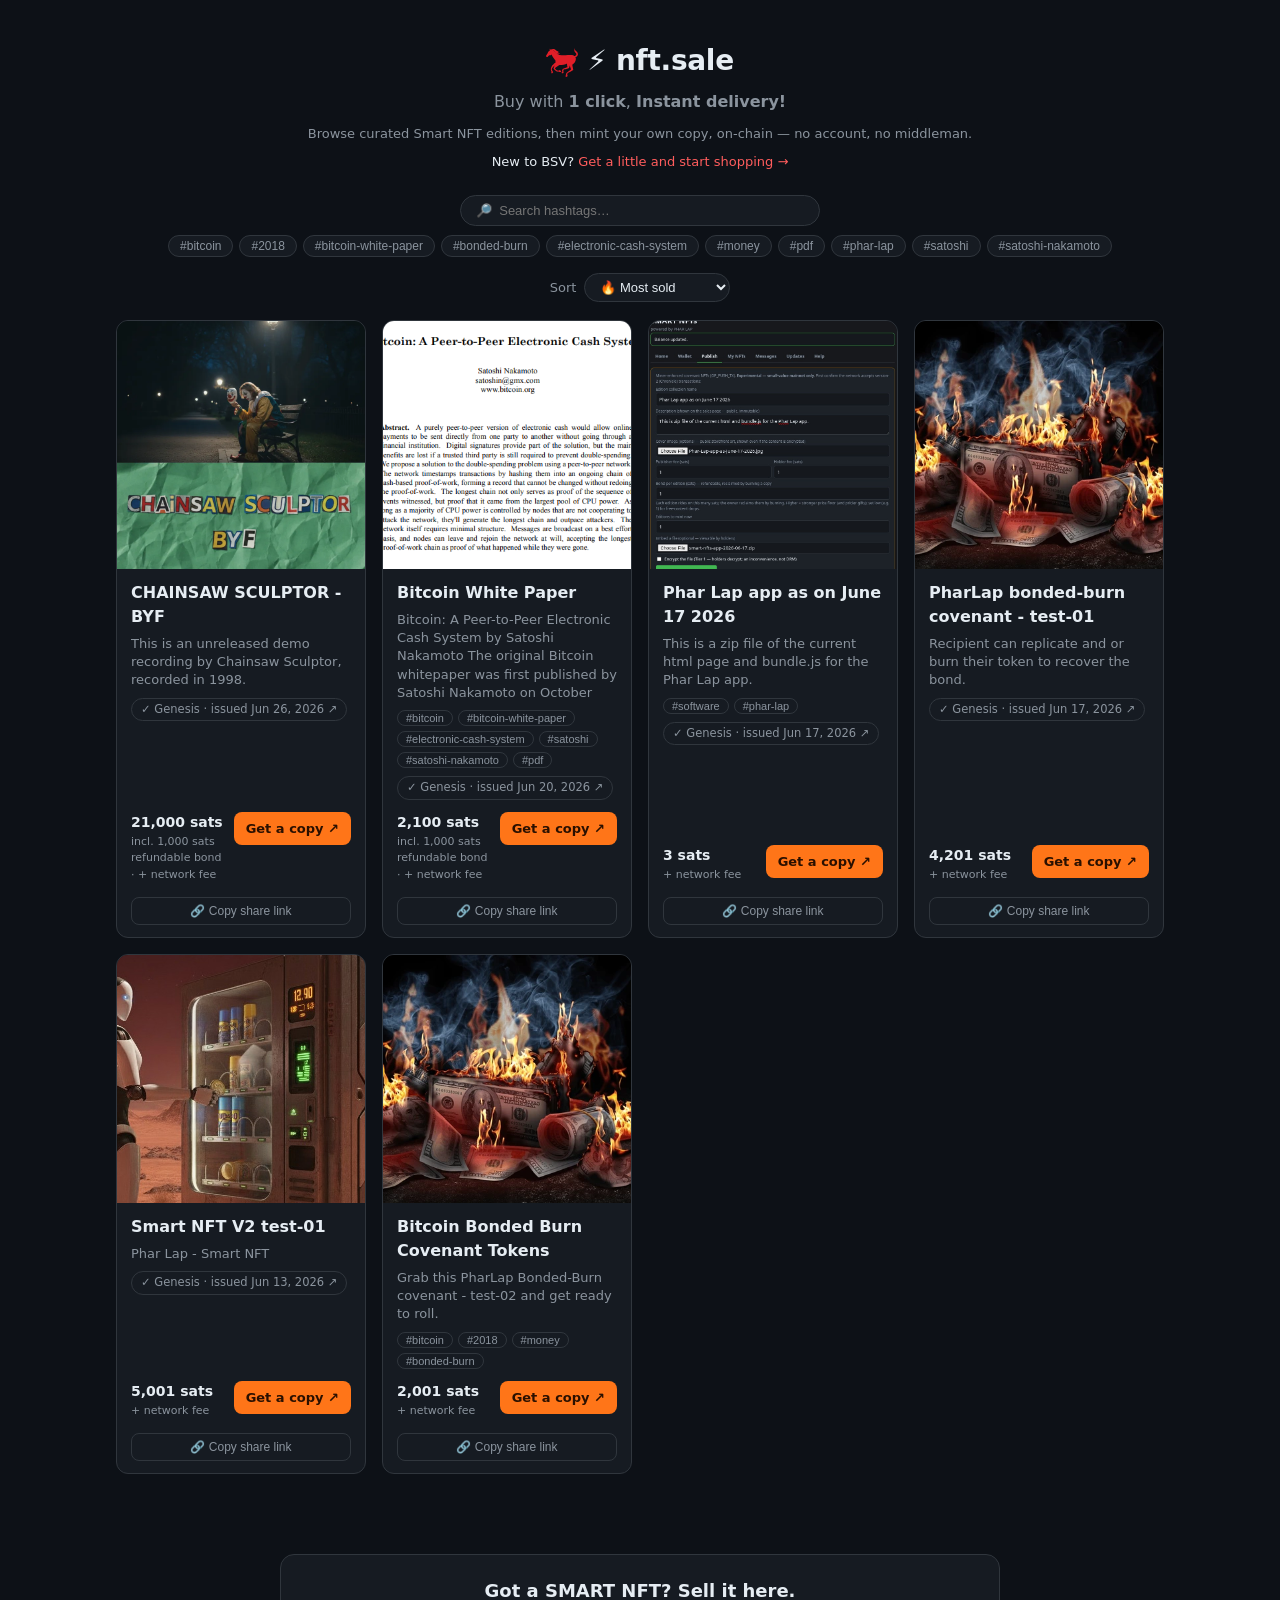
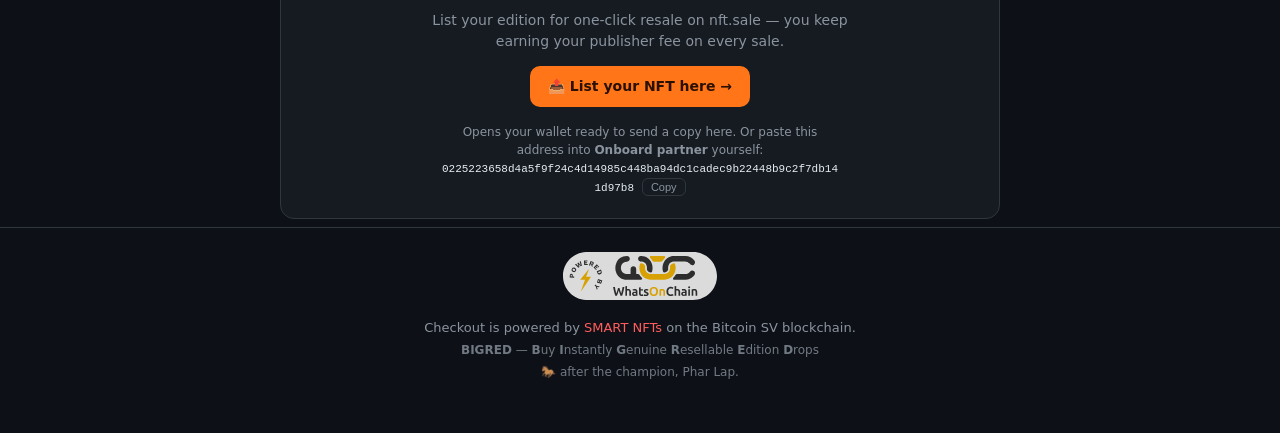
<file: index.html>
<!doctype html>
<html lang="en">
<head>
  <meta charset="utf-8" />
  <meta name="viewport" content="width=device-width, initial-scale=1" />
  <title>nft.sale — the SMART NFT sales ring</title>
  <meta name="description" content="The SMART NFT sales ring — buy your own copy of curated editions in one click, on-chain." />
  <link rel="icon" type="image/svg+xml" href="brand/favicon.svg" />
  <meta property="og:type" content="website" />
  <meta property="og:site_name" content="nft.sale" />
  <meta property="og:title" content="nft.sale — the SMART NFT sales ring" />
  <meta property="og:description" content="Buy your own copy of curated SMART NFT editions in one click, on-chain — no account, no middleman." />
  <meta property="og:url" content="https://nft.sale/" />
  <meta property="og:image" content="https://nft.sale/brand/og-banner.jpg" />
  <meta property="og:image:width" content="1344" />
  <meta property="og:image:height" content="768" />
  <meta name="twitter:card" content="summary_large_image" />
  <meta name="twitter:title" content="nft.sale — the SMART NFT sales ring" />
  <meta name="twitter:description" content="Buy your own copy of curated SMART NFT editions in one click, on-chain." />
  <meta name="twitter:image" content="https://nft.sale/brand/og-banner.jpg" />
  <link rel="stylesheet" href="style.css" />
</head>
<body>
  <header class="site-head">
    <h1 class="brand"><img class="brand-horse" src="brand/favicon.svg" alt="" />⚡ nft.sale</h1>
    <p class="tagline">Buy with <b>1 click</b>, <b>Instant delivery!</b></p>
    <p class="howto">Browse curated Smart NFT editions, then mint your own copy, on-chain — no account, no middleman.</p>
    <p class="fund" id="fund" hidden>New to BSV? <a target="_blank" rel="noopener">Get a little and start shopping →</a></p>
  </header>

  <main>
    <nav id="cats" class="cats" aria-label="Categories"></nav>
    <div class="tagbar" id="tagbar" hidden>
      <input id="tagSearch" class="tag-search" type="search" placeholder="🔎  Search hashtags…" autocomplete="off" aria-label="Search hashtags" />
      <nav id="poptags" class="poptags" aria-label="Popular hashtags"></nav>
    </div>
    <div class="sortbar" id="sortbar" hidden>
      <label for="sort">Sort</label>
      <select id="sort">
        <option value="sold">🔥 Most sold</option>
        <option value="new">🆕 Newest</option>
        <option value="price-asc">Price: low → high</option>
        <option value="price-desc">Price: high → low</option>
      </select>
    </div>
    <section id="grid" class="grid"><p class="empty">Loading listings…</p></section>
  </main>

  <section class="sell" id="sell" hidden>
    <h2>Got a SMART NFT? Sell it here.</h2>
    <p id="sellText">List your edition for one-click resale on nft.sale — you keep earning your publisher fee on every sale.</p>
    <a class="sell-cta" id="sellLink" target="_blank" rel="noopener">📤 List your NFT here →</a>
    <p class="sell-key">Opens your wallet ready to send a copy here. Or paste this address into <b>Onboard partner</b> yourself:<br>
      <code id="sellPub"></code> <button id="sellCopy" class="sell-copy">Copy</button></p>
  </section>

  <footer class="site-foot">
    <a href="https://whatsonchain.com" target="_blank" rel="noopener" aria-label="Powered by WhatsOnChain">
      <img src="brand/powered-by-whatsonchain-white.svg" alt="Powered by WhatsOnChain" class="woc-badge" />
    </a>
    <p>Checkout is powered by <a href="https://smartnfts.com" target="_blank" rel="noopener">SMART NFTs</a> on the Bitcoin SV blockchain.</p>
    <p class="flavour"><b>BIGRED</b> — <b>B</b>uy <b>I</b>nstantly <b>G</b>enuine <b>R</b>esellable <b>E</b>dition <b>D</b>rops</p>
    <p class="flavour">🐎 after the champion, Phar Lap.</p>
  </footer>

  <script src="app.js"></script>
</body>
</html>
</file>
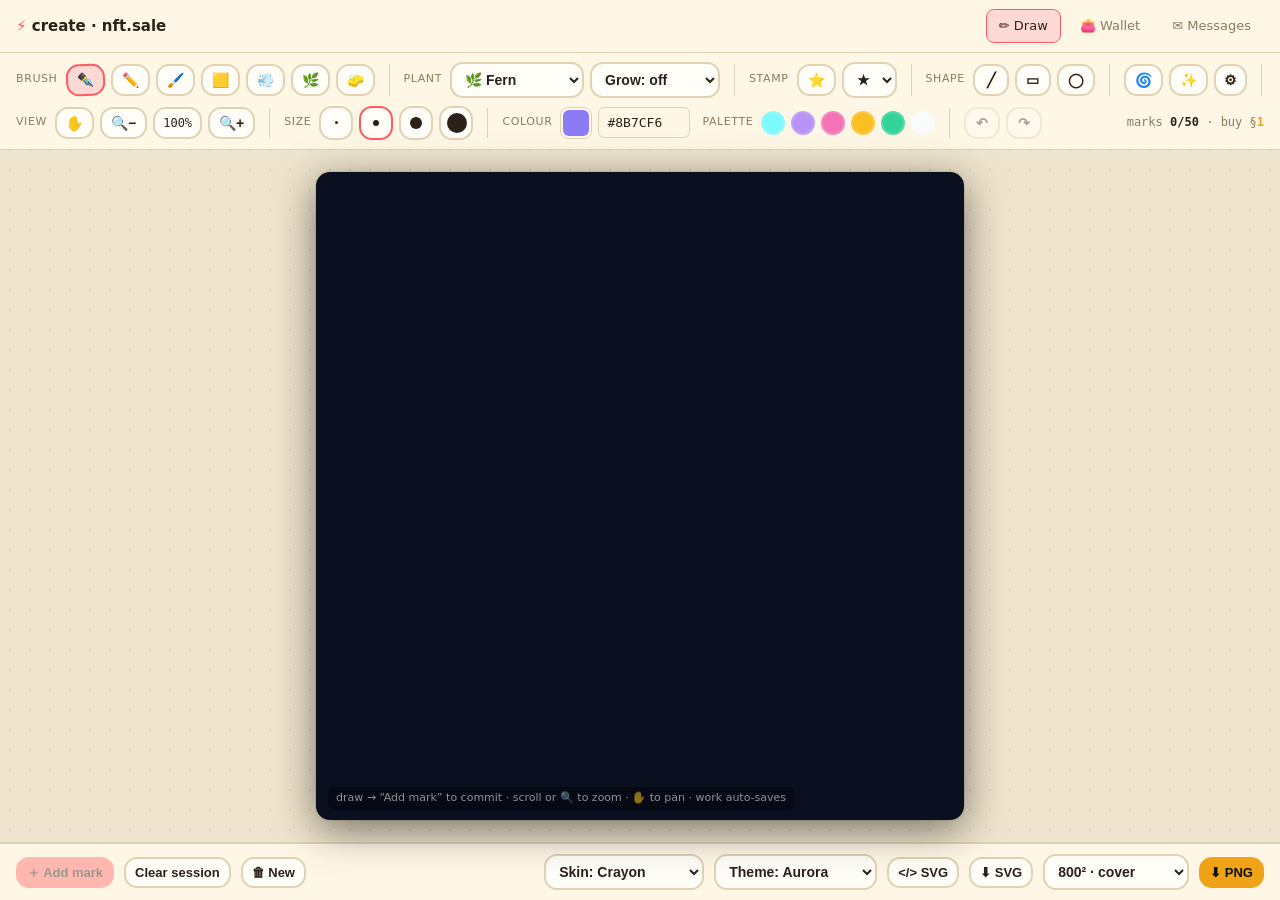
<file: create/index.html>
<!doctype html>
<html lang="en">
<head>
<!-- Big Red — © 2026 sun-dive — Licensed under the Business Source License 1.1 (see LICENSE). -->
<meta charset="utf-8">
<meta name="viewport" content="width=device-width,initial-scale=1">
<title>create · nft.sale</title>
<link rel="icon" href="data:image/svg+xml,<svg xmlns='http://www.w3.org/2000/svg' viewBox='0 0 100 100'><text y='.9em' font-size='84'>⚡</text></svg>">
<meta http-equiv="refresh" content="0; url=./draw/">
<link rel="canonical" href="./draw/">
<style>body{background:#0d1117;color:#9aa1af;font:15px system-ui,sans-serif;display:grid;place-items:center;height:100vh;margin:0}a{color:#8b7cf6}</style>
</head>
<body><p>Taking you to the canvas… <a href="./draw/">Draw →</a></p></body>
</html>
</file>
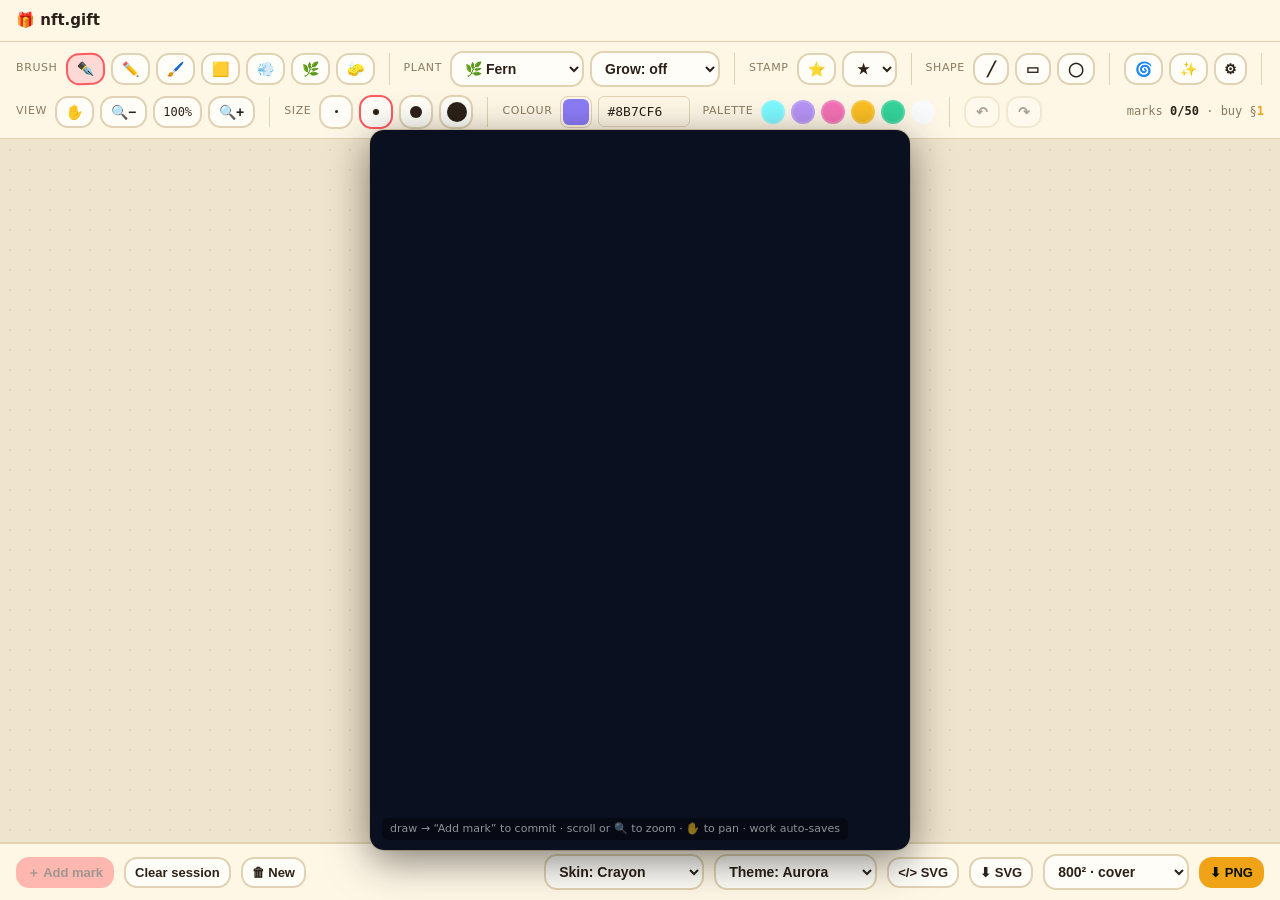
<file: create/card/index.html>
<!doctype html>
<html lang="en">
<head>
<!-- Big Red — © 2026 sun-dive — Licensed under the Business Source License 1.1 (see LICENSE). -->
<meta charset="utf-8">
<meta name="viewport" content="width=device-width,initial-scale=1,maximum-scale=1,user-scalable=no">
<title>Card maker · nft.gift</title>
<link rel="icon" href="data:image/svg+xml,<svg xmlns='http://www.w3.org/2000/svg' viewBox='0 0 100 100'><text y='.9em' font-size='84'>🎁</text></svg>">
<style>
  :root{--bg:#0d1117;--panel:#161b22;--panel2:#1f2530;--line:#2b303b;--ink:#e7e9ee;--dim:#9aa1af;--accent:#8b7cf6;--accent2:#5eead4;--font:system-ui,-apple-system,"Segoe UI",Roboto,sans-serif;--radius:8px}
  *{box-sizing:border-box} html,body{height:100%}
  body{margin:0;background:var(--bg);color:var(--ink);font:14px/1.5 var(--font);display:flex;flex-direction:column;overflow:hidden;touch-action:none}
  .appnav{display:flex;align-items:center;gap:14px;padding:9px 16px;background:var(--panel);border-bottom:1px solid var(--line)}
  .appnav .brand{font-weight:750;color:var(--ink);text-decoration:none;font-size:15px} .appnav .brand b{color:var(--accent)}
  .appnav .tabs{display:flex;gap:6px;margin-left:auto}
  .appnav .tab{padding:6px 12px;border-radius:8px;color:var(--dim);text-decoration:none;font-size:13px;border:1px solid transparent}
  .appnav .tab:hover{color:var(--ink);background:var(--panel2)}
  .appnav .tab.on{color:#fff;background:color-mix(in srgb,var(--accent) 22%,var(--panel2));border-color:var(--accent)}
  .toolbar{display:flex;align-items:center;flex-wrap:wrap;gap:8px 12px;padding:9px 16px;border-bottom:1px solid var(--line);background:var(--panel)}
  .group{display:flex;align-items:center;gap:6px}
  .group .lbl{font-size:11px;text-transform:uppercase;letter-spacing:.6px;color:var(--dim);margin-right:2px}
  .sep{width:1px;align-self:stretch;background:var(--line);margin:2px}
  .stat{font:12px/1.4 ui-monospace,Menlo,monospace;color:var(--dim);margin-left:auto}
  .stat b{color:var(--ink)} .stat .seal{color:var(--accent2)} .stat .price b{color:var(--accent2)}
  button.tool,select,button.act{background:var(--panel2);color:var(--ink);border:1px solid var(--line);border-radius:var(--radius);padding:7px 9px;font-size:14px;cursor:pointer;line-height:1}
  button.tool{min-width:36px}
  button.tool.on{border-color:var(--accent);background:color-mix(in srgb,var(--accent) 22%,var(--panel2));color:#fff}
  button.act{font-weight:600;font-size:13px} button.act.primary{background:var(--accent);border-color:var(--accent);color:#0b0b12}
  button.act.pay{background:var(--accent2);border-color:var(--accent2);color:#07120f}
  button:disabled{opacity:.4;cursor:not-allowed}
  .swatch{width:24px;height:24px;border-radius:50%;border:2px solid rgba(255,255,255,.15);cursor:pointer;padding:0}
  .swatch.on{border-color:#fff;box-shadow:0 0 0 2px var(--bg),0 0 0 4px var(--accent)}
  .width{width:34px;height:34px;display:grid;place-items:center;border-radius:var(--radius);background:var(--panel2);border:1px solid var(--line);cursor:pointer}
  .width.on{border-color:var(--accent)} .width i{display:block;background:var(--ink);border-radius:99px}
  input[type=color]{-webkit-appearance:none;appearance:none;width:32px;height:32px;border:1px solid var(--line);border-radius:8px;padding:0;background:none;cursor:pointer}
  input[type=color]::-webkit-color-swatch-wrapper{padding:2px} input[type=color]::-webkit-color-swatch{border:none;border-radius:6px} input[type=color]::-moz-color-swatch{border:none;border-radius:6px}
  #hex{width:92px;background:var(--panel);color:var(--ink);border:1px solid var(--line);border-radius:6px;padding:7px 8px;font:13px ui-monospace,Menlo,monospace;text-transform:uppercase}
  .tpanel{position:absolute;top:calc(100% + 8px);left:0;z-index:30;background:var(--panel2);border:1px solid var(--line);border-radius:10px;padding:12px;display:flex;flex-direction:column;gap:11px;box-shadow:0 14px 34px rgba(0,0,0,.55);min-width:216px}
  .tpanel[hidden]{display:none}
  .tpanel label{display:flex;align-items:center;gap:8px;font-size:12px;color:var(--dim)}
  .tpanel label .v{margin-left:auto;color:var(--ink);font:12px ui-monospace,Menlo,monospace}
  .tpanel input[type=range]{flex:1;accent-color:var(--accent)} .tpanel .chk{gap:7px}
  .stage{flex:1;display:flex;align-items:center;justify-content:center;padding:18px;min-height:0}
  .frame{position:relative;aspect-ratio:3/4;height:min(80vh,120vw);border-radius:14px;overflow:hidden;box-shadow:0 10px 40px rgba(0,0,0,.5),0 0 0 1px var(--line)}
  svg{display:block;width:100%;height:100%;cursor:crosshair;touch-action:none}
  svg.pan{cursor:grab}
  .hint{position:absolute;left:12px;bottom:10px;font-size:11px;color:rgba(255,255,255,.55);background:rgba(0,0,0,.35);padding:3px 8px;border-radius:6px;pointer-events:none;backdrop-filter:blur(2px)}
  .drawer{max-height:0;overflow:hidden;transition:max-height .2s ease;background:var(--panel);border-top:1px solid var(--line)}
  .drawer.open{max-height:38vh;overflow:auto}
  .drawer pre{margin:0;padding:14px 16px;font:12px/1.5 ui-monospace,Menlo,monospace;color:var(--dim);white-space:pre-wrap;word-break:break-all}
  .drawer pre .g{color:var(--accent2)}
  footer{display:flex;align-items:center;gap:10px;flex-wrap:wrap;padding:10px 16px;border-top:1px solid var(--line);background:var(--panel)}
  .ledger{display:flex;align-items:center;gap:6px;flex:1;min-width:140px;overflow:auto;font:12px ui-monospace,Menlo,monospace}
  .chip{display:inline-flex;align-items:center;gap:5px;padding:3px 8px;border-radius:99px;background:var(--panel2);border:1px solid var(--line);color:var(--dim);white-space:nowrap}
  .chip i{width:9px;height:9px;border-radius:50%} .spacer{flex:1}
  @media (max-width:640px){.appnav .brand span{display:none}}
  /* ── App SKINS (the whole-tool vibe; separate from the canvas art themes) ── */
  body[data-skin="crayon"]{--bg:#efe4cd;--panel:#fff7e6;--panel2:#fffdf8;--line:#e0d2b2;--ink:#2b2118;--dim:#8a7a5f;--accent:#ff5a5f;--accent2:#f0a316;--font:"Trebuchet MS","Segoe UI",system-ui,sans-serif;--radius:13px;background-image:radial-gradient(#e2d5b8 .9px,transparent .9px);background-size:20px 20px}
  body[data-skin="crayon"] button.tool,body[data-skin="crayon"] button.act,body[data-skin="crayon"] select,body[data-skin="crayon"] .width{border-width:2px;font-weight:700}
  body[data-skin="crayon"] button.tool.on{transform:rotate(-2.5deg)}
  body[data-skin="sketch"]{--bg:#e7e1d2;--panel:#fbf8f0;--panel2:#fbf8f0;--line:#cabfa6;--ink:#26241f;--dim:#8b8371;--accent:#e5484d;--accent2:#2d5bd7;--font:"Trebuchet MS","Segoe UI",system-ui,sans-serif;--radius:9px}
  body[data-skin="sketch"] button.tool,body[data-skin="sketch"] button.act,body[data-skin="sketch"] select{border-width:1.5px}
  body[data-skin="toy"]{--bg:#ffeaf3;--panel:#ff6ea9;--panel2:#f6f1ff;--line:#f0c4da;--ink:#38264d;--dim:#6b4f82;--accent:#22c3a6;--accent2:#ff9f43;--font:"Trebuchet MS","Segoe UI",system-ui,sans-serif;--radius:18px}
  body[data-skin="toy"] button.tool,body[data-skin="toy"] button.act{border-width:2px;box-shadow:0 3px 0 rgba(56,38,77,.16)}
  body[data-skin="toy"] .appnav .brand{color:#fff} body[data-skin="toy"] .appnav .tab{color:#ffe3ef}
  body[data-skin="toy"] button.tool.on{transform:rotate(-2deg)}
  body[data-skin="crayon"] .tool.on,body[data-skin="crayon"] .tab.on,body[data-skin="sketch"] .tool.on,body[data-skin="sketch"] .tab.on,body[data-skin="toy"] .tool.on,body[data-skin="toy"] .tab.on{color:var(--ink)}
</style>
</head>
<body>
  <nav class="appnav">
    <a class="brand" href="./"><b>🎁</b> nft<span>.gift</span></a>
    <div class="tabs" id="panelTabs"><!-- Front / Inside / Back panel tabs (Phase 1b) --></div>
  </nav>

  <div class="toolbar">
    <div class="group"><span class="lbl">Brush</span>
      <button class="tool on" data-tool="pen"         title="Pen — smooth solid ink">✒️</button>
      <button class="tool"    data-tool="pencil"      title="Pencil — thin & crisp">✏️</button>
      <button class="tool"    data-tool="shade"       title="Shading — soft, builds up">🖌️</button>
      <button class="tool"    data-tool="highlighter" title="Highlighter — wide, see-through">🟨</button>
      <button class="tool"    data-tool="spray"       title="Spray paint — speckled airbrush">💨</button>
      <button class="tool"    data-tool="fractal"     title="Fractal brush — draw a stroke, a plant grows! (drag to aim & size)">🌿</button>
      <button class="tool"    data-tool="eraser"      title="Eraser — paints the background back">🧽</button>
    </div>
    <div class="sep"></div>
    <div class="group"><span class="lbl">Plant</span>
      <select id="fracKind" title="Fractal species (for the 🌿 brush)">
        <option value="Fern">🌿 Fern</option><option value="Tree">🌳 Tree</option><option value="Vine">🌀 Vine</option>
        <option value="Coral">🪸 Coral</option><option value="Lightning">⚡ Bolt</option><option value="Bush">🌾 Bush</option>
        <option value="Mandelbrot">◉ Mandelbrot</option>
      </select>
      <select id="fracGrow" title="Time-lapse growth (for the 🌿 brush)">
        <option value="off">Grow: off</option><option value="once">Grow: once</option><option value="loop">Grow: loop ∞</option>
      </select>
    </div>
    <div class="sep"></div>
    <div class="group"><span class="lbl">Stamp</span>
      <button class="tool" data-tool="stamp" title="Stamp — click to place a shape">⭐</button>
      <select id="stampShape" title="Stamp shape"><option>★</option><option>●</option><option>♥</option><option>✦</option></select>
    </div>
    <div class="sep"></div>
    <div class="group"><span class="lbl">Shape</span>
      <button class="tool" data-tool="line" title="Line">╱</button>
      <button class="tool" data-tool="rect" title="Rectangle">▭</button>
      <button class="tool" data-tool="ellipse" title="Ellipse">◯</button>
    </div>
    <div class="sep"></div>
    <div class="group" style="position:relative">
      <button class="tool" id="wiggle" title="Wiggle — make strokes & stamps come alive" style="min-width:auto;padding:7px 9px">🌀</button>
      <button class="tool" id="twinkle" title="Twinkle — opacity shimmer, out-of-sync per mark (stacks with wiggle)" style="min-width:auto;padding:7px 9px">✨</button>
      <button class="tool" id="twiggle" title="Wiggle settings (twiggle)" style="min-width:auto;padding:7px 8px">⚙</button>
      <div class="tpanel" id="tpanel" hidden>
        <label>Amount <span class="v" id="wAmtV">7</span></label>
        <input type="range" id="wAmt" min="2" max="22" value="7">
        <label>Speed <span class="v" id="wSpdV">5</span></label>
        <input type="range" id="wSpd" min="1" max="10" value="5">
        <label class="chk"><input type="checkbox" id="wSmooth"> Smooth wobble <span class="v">(vs jumpy boil)</span></label>
        <label style="margin-top:10px;border-top:1px solid var(--line);padding-top:8px">✨ Twinkle speed <span class="v" id="tSpdV">5</span></label>
        <input type="range" id="tSpd" min="1" max="10" value="5">
      </div>
    </div>
    <div class="sep"></div>
    <div class="group"><span class="lbl">View</span>
      <button class="tool" data-tool="pan" title="Pan — drag to move the canvas">✋</button>
      <button class="tool" id="zOut" title="Zoom out">🔍−</button>
      <button class="tool" id="zFit" title="Reset zoom (fit)" style="min-width:auto;padding:7px 8px;font:12px ui-monospace,Menlo,monospace"><span id="zlabel">100%</span></button>
      <button class="tool" id="zIn" title="Zoom in">🔍+</button>
    </div>
    <div class="sep"></div>
    <div class="group" id="widths"><span class="lbl">Size</span></div>
    <div class="sep"></div>
    <div class="group"><span class="lbl">Colour</span>
      <input type="color" id="nativeColor" value="#8b7cf6" title="Pick any colour — hue, saturation, brightness">
      <input id="hex" type="text" spellcheck="false" maxlength="7" aria-label="Hex colour" title="Type a hex colour">
    </div>
    <div class="group" id="palette"></div>
    <div class="sep"></div>
    <div class="group">
      <button class="tool" id="undo" title="Undo last stroke">↶</button>
      <button class="tool" id="redo" title="Redo">↷</button>
    </div>
    <div class="stat">
      <span>marks <b><span id="stN">0</span>/<span id="stCap">50</span></b><span id="stSeal" class="seal"></span></span> ·
      <span class="price">buy §<b id="stPrice">0</b></span>
    </div>
  </div>

  <div class="stage">
    <div class="frame">
      <svg id="canvas" xmlns="http://www.w3.org/2000/svg" viewBox="0 0 750 1000">
        <defs><filter id="mcyc"><feColorMatrix type="hueRotate" values="0"><animate attributeName="values" values="0;360" dur="10s" repeatCount="indefinite" calcMode="linear"></animate></feColorMatrix></filter><filter id="sprayBoil" x="-15%" y="-15%" width="130%" height="130%"><feTurbulence type="turbulence" baseFrequency="0.09" numOctaves="1" seed="1" result="n"><animate attributeName="seed" values="1;2;3" dur="0.5s" repeatCount="indefinite" calcMode="discrete"></animate></feTurbulence><feDisplacementMap in="SourceGraphic" in2="n" scale="4" xChannelSelector="R" yChannelSelector="G"></feDisplacementMap></filter></defs>
        <rect id="bg" x="0" y="0" width="750" height="1000"></rect>
        <g id="committed"></g>
        <g id="active"></g>
        <g id="brushCursor" pointer-events="none" opacity="0">
          <circle id="bc1" r="3" fill="none" stroke="#000" stroke-width="1.6"></circle>
          <circle id="bc2" r="3" fill="none" stroke="#fff" stroke-width="0.8"></circle>
        </g>
      </svg>
      <div class="hint" id="hint">draw → “Add mark” to commit · scroll or 🔍 to zoom · ✋ to pan · work auto-saves</div>
    </div>
  </div>

  <div class="drawer" id="drawer"><pre id="svgview"></pre></div>

  <footer>
    <button class="act primary" id="commit">＋ Add mark</button>
    <button class="act" id="clearSess">Clear session</button>
    <button class="act" id="newCanvas" title="Start a fresh canvas (clears everything)">🗑 New</button>
    <div class="ledger" id="ledger"></div>
    <div class="spacer"></div>
    <select id="skin" title="App look / skin">
      <option value="crayon">Skin: Crayon</option>
      <option value="sketch">Skin: Sketchbook</option>
      <option value="toy">Skin: Toy Box</option>
      <option value="studio">Skin: Studio</option>
    </select>
    <select id="theme" title="Canvas colour theme"></select>
    <button class="act" id="viewsvg">&lt;/&gt; SVG</button>
    <button class="act" id="exportSvg" title="Export an animated SVG — the mintable, self-animating atom">⬇ SVG</button>
    <select id="pngRes" title="PNG output resolution — small (800²) for a 1:1 cover, large for the HQ deliverable">
      <option value="800">800² · cover</option>
      <option value="1000">1000²</option>
      <option value="1500">1500²</option>
      <option value="2000">2000²</option>
      <option value="3000">3000² · ultra-HQ</option>
      <option value="4096">4096² · max</option>
    </select>
    <button class="act pay" id="pngExport" title="Export a PNG at the chosen resolution — cover or HQ deliverable">⬇ PNG</button>
  </footer>

<script>
(() => {
  const SVGNS="http://www.w3.org/2000/svg", $=id=>document.getElementById(id);
  const svg=$("canvas"), committed=$("committed"), active=$("active"), bg=$("bg"), ledger=$("ledger");
  const STORE="nftGift.card.v1", CW=750, CH=1000;   // 3:4 portrait card coordinate space
  const CAP=50, SLOT_FEE=1, HOLDER_FEE=1;
  const THEMES={
    Aurora:{bg:"#0b1020",colors:["#7df9ff","#b794f6","#f472b6","#fbbf24","#34d399","#f8fafc"]},
    Riso:{bg:"#f4efe6",colors:["#ff5470","#2d6cdf","#ffcf3f","#00a878","#1a1a1a","#8a5a44"]},
    "Ink&Wash":{bg:"#faf8f4",colors:["#141420","#3f4756","#8a94a6","#c53030","#2f6f57","#b08d57"]},
    Sodium:{bg:"#0a0a0a",colors:["#ff7a18","#ffd28f","#ff4d4d","#ffe9c7","#c65102","#ffffff"]},
  };
  const WIDTHS=[3,6,12,24];
  const BRUSH={ pen:{mult:1,op:1,cap:"round"}, pencil:{mult:.55,op:.92,cap:"round"}, shade:{mult:2.4,op:.22,cap:"round"}, highlighter:{mult:3.4,op:.38,cap:"square",blend:"multiply"} };
  const FREEHAND=new Set(["pen","pencil","shade","highlighter","eraser"]);
  const STAR=(()=>{ let d=""; for(let i=0;i<10;i++){ const r=i%2?0.42:1, a=Math.PI*i/5-Math.PI/2; d+=(i?"L":"M")+(r*Math.cos(a)).toFixed(3)+" "+(r*Math.sin(a)).toFixed(3)+" "; } return d+"Z"; })();
  const SPARK="M0 -1 L0.25 -0.25 L1 0 L0.25 0.25 L0 1 L-0.25 0.25 L-1 0 L-0.25 -0.25 Z";
  const HEART="M0 -0.4 C0.55 -0.95 1.15 -0.1 0 0.75 C-1.15 -0.1 -0.55 -0.95 0 -0.4 Z";
  const STAMP={ "★":STAR, "✦":SPARK, "♥":HEART };

  let tool="pen", color="#8b7cf6", width=6, themeName="Aurora", wiggle=false, twinkle=false;
  let drawing=false, current=null, points=[], undone=[], nContrib=0;
  const WIG={amp:7, dur:"0.52s", calc:"discrete"};      // twiggle-able wiggle params
  const TWK={base:1.9};                                  // twinkle tempo centre (s); each mark still varies ±30% around it
  let zoom=1, panX=0, panY=0, panning=false, ps=null;   // zoom / pan
  const bgColor=()=>THEMES[themeName].bg;

  // ── Persistence ──
  const save=()=>{ try{ localStorage.setItem(STORE, JSON.stringify({ t:themeName, n:nContrib, c:committed.innerHTML, a:active.innerHTML })); }catch(_){} };
  const load=()=>{ try{ const s=JSON.parse(localStorage.getItem(STORE)); if(!s) return;
    if(s.t && THEMES[s.t]) themeName=s.t; committed.innerHTML=s.c||""; active.innerHTML=s.a||""; nContrib=s.n||0; rebuildLedger(); }catch(_){} };

  const toSvg=e=>{ const p=svg.createSVGPoint(); p.x=e.clientX; p.y=e.clientY; const q=p.matrixTransform(svg.getScreenCTM().inverse()); return {x:Math.round(q.x*10)/10, y:Math.round(q.y*10)/10}; };
  const smooth=pts=>{ if(!pts.length) return ""; if(pts.length<3) return `M ${pts[0].x} ${pts[0].y}`+pts.slice(1).map(p=>` L ${p.x} ${p.y}`).join("");
    let d=`M ${pts[0].x} ${pts[0].y}`; for(let i=1;i<pts.length-1;i++){ const mx=(pts[i].x+pts[i+1].x)/2, my=(pts[i].y+pts[i+1].y)/2; d+=` Q ${pts[i].x} ${pts[i].y} ${mx} ${my}`; }
    const l=pts[pts.length-1]; return d+` L ${l.x} ${l.y}`; };
  const strokeAttrs=el=>{ const er=tool==="eraser", b=BRUSH[tool]||{mult:1,op:1,cap:"round"};
    el.setAttribute("fill","none"); el.setAttribute("stroke", er?bgColor():color); el.setAttribute("stroke-width", er?width*2:width*b.mult);
    el.setAttribute("stroke-linecap", b.cap||"round"); el.setAttribute("stroke-linejoin","round");
    if(!er && b.op<1) el.setAttribute("stroke-opacity",b.op); if(b.blend) el.setAttribute("style","mix-blend-mode:"+b.blend); };

  // ── Structured stroke record: params ride on each mark as data-rec, consolidated into <metadata> on export.
  //    The SVG renders anywhere; the params are for our own re-open / 3D-port / replay use (format nftsale.paint.v1). ──
  const setRec=(el,o)=>el.setAttribute("data-rec",JSON.stringify(o));
  const cpts=pts=>pts.map(p=>[Math.round(p.x*10)/10,Math.round(p.y*10)/10]);
  // seeded PRNG (mulberry32): spray scatter is reproducible from a stored seed → the atom re-renders identically forever
  const mulberry32=a=>()=>{a|=0;a=a+0x6D2B79F5|0;let t=Math.imul(a^a>>>15,1|a);t=t+Math.imul(t^t>>>7,61|t)^t;return((t^t>>>14)>>>0)/4294967296;};
  let sprayRng=Math.random;

  // ── Spray paint: scatter small dots within a radius each move (airbrush build-up), from a SEEDED rng ──
  const sprayAt=p=>{ const R=Math.max(6,width*2.4), n=Math.round(5+width/3), dr=Math.max(0.8,width*0.14);
    for(let i=0;i<n;i++){ const a=sprayRng()*6.2832, rr=Math.sqrt(sprayRng())*R, c=document.createElementNS(SVGNS,"circle");
      c.setAttribute("cx",(p.x+Math.cos(a)*rr).toFixed(1)); c.setAttribute("cy",(p.y+Math.sin(a)*rr).toFixed(1)); c.setAttribute("r",dr.toFixed(2)); c.setAttribute("fill",color); current.appendChild(c); } };

  // ── Fractal brush: recursive L-system plant · species presets + optional time-lapse growth ──
  const FRACTALS={
    Fern:{spread:.26,sJit:.16,ratio:.76,rJit:.05,third:.55,bias:0,ang:.12,leaf:1.5,leafOn:true,depth:5,wF:.9},
    Tree:{spread:.48,sJit:.30,ratio:.70,rJit:.08,third:.30,bias:0,ang:.22,leaf:1.9,leafOn:true,depth:5,wF:1.2},
    Vine:{spread:.30,sJit:.14,ratio:.80,rJit:.05,third:.12,bias:.24,ang:.10,leaf:1.2,leafOn:true,depth:6,wF:.8},
    Coral:{spread:.42,sJit:.30,ratio:.73,rJit:.07,third:.85,bias:0,ang:.28,leaf:0,leafOn:false,depth:5,wF:1},
    Lightning:{spread:.28,sJit:.6,ratio:.74,rJit:.08,third:.03,bias:0,ang:.55,leaf:0,leafOn:false,depth:5,wF:.65},
    Bush:{spread:.55,sJit:.34,ratio:.67,rJit:.08,third:.7,bias:0,ang:.3,leaf:1.8,leafOn:true,depth:5,wF:1.05},
  };
  let fkind="Fern", fgrow="off", fbase=null, fcount=0;
  // time-lapse: each segment/leaf animates in, staggered by its generation (trunk→tips); once=grow&hold, loop=∞
  const fAnim=(el,attr,fromV,toV,gen,maxGen)=>{ const step=0.3, an=document.createElementNS(SVGNS,"animate"); an.setAttribute("attributeName",attr);
    if(fgrow==="once"){ an.setAttribute("from",(+fromV).toFixed(3)); an.setAttribute("to",(+toV).toFixed(3)); an.setAttribute("begin",(gen*step).toFixed(2)+"s"); an.setAttribute("dur",step+"s"); an.setAttribute("fill","freeze"); }
    else{ const cyc=((maxGen+1)*step)*1.8, a=(gen*step)/cyc, b=((gen+1)*step)/cyc;
      an.setAttribute("values",`${(+fromV).toFixed(3)};${(+fromV).toFixed(3)};${(+toV).toFixed(3)};${(+toV).toFixed(3)}`);
      an.setAttribute("keyTimes",`0;${a.toFixed(3)};${b.toFixed(3)};1`); an.setAttribute("dur",cyc.toFixed(2)+"s"); an.setAttribute("repeatCount","indefinite"); }
    el.appendChild(an); };
  const fSeg=(x1,y1,x2,y2,w,segLen,gen,maxGen)=>{ const l=document.createElementNS(SVGNS,"line");
    l.setAttribute("x1",x1.toFixed(3)); l.setAttribute("y1",y1.toFixed(3)); l.setAttribute("x2",x2.toFixed(3)); l.setAttribute("y2",y2.toFixed(3));
    l.setAttribute("stroke",color); l.setAttribute("stroke-width",w.toFixed(4)); l.setAttribute("stroke-linecap","round");
    if(fgrow!=="off"){ const sl=segLen.toFixed(3); l.setAttribute("stroke-dasharray",sl); l.setAttribute("stroke-dashoffset",sl); fAnim(l,"stroke-dashoffset",segLen,0,gen,maxGen); }
    return l; };
  const fGrow=(g,x,y,ang,len,depth,uw,fp)=>{ if(++fcount>560) return; const x2=x+Math.cos(ang)*len, y2=y+Math.sin(ang)*len, gen=fp.depth-depth;
    g.appendChild(fSeg(x,y,x2,y2, uw*fp.wF*(depth/fp.depth+0.15), len, gen, fp.depth));
    if(depth<=1){ if(fp.leafOn){ const lf=document.createElementNS(SVGNS,"circle"); lf.setAttribute("cx",x2.toFixed(3)); lf.setAttribute("cy",y2.toFixed(3)); lf.setAttribute("r",(uw*fp.leaf).toFixed(4)); lf.setAttribute("fill",color);
      if(fgrow!=="off"){ lf.setAttribute("opacity","0"); fAnim(lf,"opacity",0,1,gen,fp.depth); } g.appendChild(lf); } return; }
    const spread=fp.spread+(Math.random()-.5)*fp.sJit, nlen=len*(fp.ratio+Math.random()*fp.rJit), nd=depth-1;
    fGrow(g,x2,y2,ang-spread+fp.bias+(Math.random()-.5)*fp.ang,nlen,nd,uw,fp);
    fGrow(g,x2,y2,ang+spread+fp.bias+(Math.random()-.5)*fp.ang,nlen,nd,uw,fp);
    if(Math.random()<fp.third) fGrow(g,x2,y2,ang+fp.bias+(Math.random()-.5)*fp.ang*1.5,nlen*0.88,nd,uw,fp); };
  const fPlace=p=>{ if(!fbase||!current) return; const dx=p.x-fbase.x, dy=p.y-fbase.y; let len=Math.hypot(dx,dy);
    if(fkind==="Mandelbrot" && len<10){ current.setAttribute("transform","translate(375 500) scale(1000)"); return; } // tap = fill the whole frame
    const ang=len<3?-90:Math.atan2(dy,dx)*180/Math.PI; len=Math.max(26,Math.min(1420,len));
    current.setAttribute("transform",`translate(${fbase.x} ${fbase.y}) rotate(${ang.toFixed(1)}) scale(${len.toFixed(1)})`); };
  // ── Classic Mandelbrot (escape-time; a RASTER fractal — computed on a canvas, placed as an <image> atom) ──
  const hsl2rgb=(h,s,l)=>{ h=((h%360)+360)%360/360; const a=s*Math.min(l,1-l), f=n=>{ const k=(n+h*12)%12; return Math.round(255*(l-a*Math.max(-1,Math.min(k-3,9-k,1)))); }; return [f(0),f(8),f(4)]; };
  const mandelImage=()=>{ const S=340, cv=document.createElement("canvas"); cv.width=cv.height=S; const cc=cv.getContext("2d"), img=cc.createImageData(S,S), d=img.data, X0=-2.3,X1=0.9,Y0=-1.6,Y1=1.6, MI=170;
    for(let py=0;py<S;py++){ const cy=Y0+(py/S)*(Y1-Y0); for(let px=0;px<S;px++){ const cxr=X0+(px/S)*(X1-X0); let zx=0,zy=0,i=0;
      while(i<MI && zx*zx+zy*zy<4){ const t=zx*zx-zy*zy+cxr; zy=2*zx*zy+cy; zx=t; i++; } const o=(py*S+px)*4;
      if(i>=MI){ d[o]=d[o+1]=d[o+2]=6; d[o+3]=255; } else { const t=i/MI, c=hsl2rgb(205+t*520,.78,.12+t*.56); d[o]=c[0]; d[o+1]=c[1]; d[o+2]=c[2]; d[o+3]=255; } } }
    cc.putImageData(img,0,0); const url=cv.toDataURL("image/webp",0.85);
    const im=document.createElementNS(SVGNS,"image"); im.setAttribute("href",url); im.setAttributeNS("http://www.w3.org/1999/xlink","xlink:href",url);
    im.setAttribute("x","-0.5"); im.setAttribute("y","-0.5"); im.setAttribute("width","1"); im.setAttribute("height","1"); im.setAttribute("preserveAspectRatio","none");
    if(wiggle) im.setAttribute("filter","url(#mcyc)");   // Wiggle on → the Mandelbrot colour-cycles forever
    return im; };

  // ── Mandelbrot ZOOM loop, generated in-tool: render N frames diving into seahorse valley → one self-animating
  //    <image> (SMIL href flipbook). A few seconds of compute (yields between frames so the UI stays alive). ──
  async function genMandelZoom(g){
    const hint=$("hint"), orig=hint?hint.textContent:"";
    const N=64,S=240,CX=-0.743643887037151,CY=0.131825904205330,HALF0=1.35,MAXEXP=10.5,frames=[];
    const cv=document.createElement("canvas"); cv.width=cv.height=S; const cc=cv.getContext("2d");
    for(let k=0;k<N;k++){ if(hint) hint.textContent=`⏳ growing a zooming Mandelbrot… ${Math.round((k/N)*100)}%`;
      const zexp=(k/(N-1))*MAXEXP, half=HALF0*Math.exp(-zexp), MI=Math.min(700,Math.floor(140+zexp*44)), img=cc.createImageData(S,S), d=img.data;
      for(let py=0;py<S;py++){ const cy=CY+((py/S)-0.5)*2*half; for(let px=0;px<S;px++){ const cx=CX+((px/S)-0.5)*2*half; let zx=0,zy=0,i=0;
        while(i<MI&&zx*zx+zy*zy<256){const t=zx*zx-zy*zy+cx;zy=2*zx*zy+cy;zx=t;i++;} const o=(py*S+px)*4;
        if(i>=MI){d[o]=6;d[o+1]=6;d[o+2]=14;d[o+3]=255;} else{const mu=i-Math.log2(Math.log2(zx*zx+zy*zy))+4,c=hsl2rgb(mu*9+200,.8,.5);d[o]=c[0];d[o+1]=c[1];d[o+2]=c[2];d[o+3]=255;}}}
      cc.putImageData(img,0,0); frames.push(cv.toDataURL("image/webp",0.72)); await new Promise(r=>setTimeout(r,0)); }
    // opacity flipbook, PING-PONG (zoom in then back out) so the loop is seamless — no jump, like the WebGL version's
    // triangle wave. Interior frames show twice per cycle (forward slot + mirror slot on the way out). T = slots/cycle.
    const T=2*N-2;
    frames.forEach((f,k)=>{
      const im=document.createElementNS(SVGNS,"image"); im.setAttribute("x","-0.5"); im.setAttribute("y","-0.5"); im.setAttribute("width","1"); im.setAttribute("height","1"); im.setAttribute("preserveAspectRatio","none");
      im.setAttributeNS("http://www.w3.org/1999/xlink","xlink:href",f); im.setAttribute("opacity", k===0?"1":"0");
      const w = k===0?[[0,1]] : k===N-1?[[N-1,N]] : [[k,k+1],[2*N-2-k,2*N-2-k+1]];
      const v=[],t=[]; if(w[0][0]===0){v.push("1");t.push("0");}else{v.push("0","1");t.push("0",(w[0][0]/T).toFixed(5));}
      v.push("0"); t.push((w[0][1]/T).toFixed(5));
      if(w[1]){ v.push("1"); t.push((w[1][0]/T).toFixed(5)); v.push("0"); t.push((w[1][1]/T).toFixed(5)); }
      if(t[t.length-1]!=="1.00000"){ v.push("0"); t.push("1"); }
      const an=document.createElementNS(SVGNS,"animate"); an.setAttribute("attributeName","opacity"); an.setAttribute("values",v.join(";")); an.setAttribute("keyTimes",t.join(";"));
      an.setAttribute("dur","15s"); an.setAttribute("repeatCount","indefinite"); an.setAttribute("calcMode","discrete"); im.appendChild(an); g.appendChild(im); });
    if(hint) hint.textContent=orig; save(); refresh(); }

  // ── Zoom / pan (viewBox — toSvg's getScreenCTM handles it, so drawing coords stay correct) ──
  const applyView=()=>{ const vw=CW/zoom, vh=CH/zoom; panX=Math.max(0,Math.min(CW-vw,panX)); panY=Math.max(0,Math.min(CH-vh,panY));
    svg.setAttribute("viewBox",`${panX} ${panY} ${vw} ${vh}`); $("zlabel").textContent=Math.round(zoom*100)+"%"; };
  const zoomBy=(f,cx,cy)=>{ const vw=CW/zoom, vh=CH/zoom; if(cx==null){cx=panX+vw/2;cy=panY+vh/2;} const nz=Math.max(1,Math.min(8,zoom*f)),r=zoom/nz;
    panX=cx-(cx-panX)*r; panY=cy-(cy-panY)*r; zoom=nz; applyView(); };
  $("zIn").onclick=()=>zoomBy(1.4); $("zOut").onclick=()=>zoomBy(1/1.4); $("zFit").onclick=()=>{ zoom=1; panX=0; panY=0; applyView(); };
  svg.addEventListener("wheel",e=>{ e.preventDefault(); const p=toSvg(e); zoomBy(e.deltaY<0?1.15:1/1.15,p.x,p.y); },{passive:false});

  // ── Stamp: click = base size, click-DRAG = grow to the drag radius. (wiggle = rotational boil around centre) ──
  const makeStamp=p=>{ const base=Math.max(6,width*2.6), shp=$("stampShape").value;
    let el; if(shp==="●"){ el=document.createElementNS(SVGNS,"circle"); el.setAttribute("r",1); } else { el=document.createElementNS(SVGNS,"path"); el.setAttribute("d",STAMP[shp]||STAR); }
    el.setAttribute("fill",color);
    const g=document.createElementNS(SVGNS,"g"); g.setAttribute("transform",`translate(${p.x} ${p.y}) scale(${base})`);
    if(wiggle){ const inner=document.createElementNS(SVGNS,"g"); inner.appendChild(el);
      const vals=Array.from({length:3},()=>((Math.random()*2-1)*WIG.amp).toFixed(1)).join(";");
      const an=document.createElementNS(SVGNS,"animateTransform"); an.setAttribute("attributeName","transform"); an.setAttribute("type","rotate");
      an.setAttribute("values",vals); an.setAttribute("dur",WIG.dur); an.setAttribute("repeatCount","indefinite"); an.setAttribute("calcMode",WIG.calc);
      inner.appendChild(an); g.appendChild(inner); }
    else g.appendChild(el);
    g._o=p; g._base=base; g._s=base; g._shp=shp; g._x=p.x; g._y=p.y; g._col=color; // resize on drag; twinkle + rec applied on end
    active.appendChild(g); return g; };

  // ── Drawing / pan pointer handlers ──
  const start=e=>{ e.preventDefault();
    if(tool==="pan"){ panning=true; const r=svg.getBoundingClientRect(); ps={x:e.clientX,y:e.clientY,px:panX,py:panY,scale:(CW/zoom)/r.width}; svg.setPointerCapture(e.pointerId); return; }
    const p=toSvg(e);
    if(tool==="stamp"){ svg.setPointerCapture(e.pointerId); drawing=true; undone=[]; points=[p]; current=makeStamp(p); refresh(); return; }
    svg.setPointerCapture(e.pointerId); drawing=true; undone=[]; points=[p];
    if(tool==="spray"){ current=document.createElementNS(SVGNS,"g"); const seed=(Math.random()*4294967296)>>>0; current._seed=seed; sprayRng=mulberry32(seed); if(wiggle) current.setAttribute("filter","url(#sprayBoil)"); active.appendChild(current); sprayAt(p); refresh(); return; }
    if(tool==="fractal"){ fbase=p; fcount=0; current=document.createElementNS(SVGNS,"g");
      if(fkind==="Mandelbrot" && fgrow==="loop"){ current.setAttribute("transform","translate(375 500) scale(1000)"); active.appendChild(current); genMandelZoom(current); refresh(); return; }
      if(fkind==="Mandelbrot"){ current.appendChild(mandelImage()); } else { const fp=FRACTALS[fkind]||FRACTALS.Fern; fGrow(current,0,0,0,1,fp.depth,width/160,fp); }
      active.appendChild(current); fPlace(p); refresh(); return; }
    if(FREEHAND.has(tool)){ current=document.createElementNS(SVGNS,"path"); strokeAttrs(current); current.setAttribute("d",`M ${p.x} ${p.y}`); }
    else if(tool==="line"){ current=document.createElementNS(SVGNS,"line"); strokeAttrs(current); current.setAttribute("x1",p.x); current.setAttribute("y1",p.y); current.setAttribute("x2",p.x); current.setAttribute("y2",p.y); }
    else if(tool==="rect"){ current=document.createElementNS(SVGNS,"rect"); strokeAttrs(current); current._o=p; }
    else { current=document.createElementNS(SVGNS,"ellipse"); strokeAttrs(current); current._o=p; }
    active.appendChild(current); refresh(); };
  const move=e=>{
    if(panning){ panX=ps.px-(e.clientX-ps.x)*ps.scale; panY=ps.py-(e.clientY-ps.y)*ps.scale; applyView(); return; }
    if(!drawing) return; const p=toSvg(e);
    if(tool==="spray"){ points.push(p); sprayAt(p); return; }
    if(tool==="stamp"){ const o=current._o, d=Math.hypot(p.x-o.x,p.y-o.y), s=Math.max(current._base,d); current._s=s; current.setAttribute("transform",`translate(${o.x} ${o.y}) scale(${s.toFixed(2)})`); return; }
    if(tool==="fractal"){ fPlace(p); return; }
    if(FREEHAND.has(tool)){ const l=points[points.length-1]; if(Math.hypot(p.x-l.x,p.y-l.y)<2) return; points.push(p); current.setAttribute("d",smooth(points)); }
    else if(tool==="line"){ current.setAttribute("x2",p.x); current.setAttribute("y2",p.y); }
    else if(tool==="rect"){ const o=current._o; current.setAttribute("x",Math.min(o.x,p.x)); current.setAttribute("y",Math.min(o.y,p.y)); current.setAttribute("width",Math.abs(p.x-o.x)); current.setAttribute("height",Math.abs(p.y-o.y)); }
    else { const o=current._o; current.setAttribute("cx",(o.x+p.x)/2); current.setAttribute("cy",(o.y+p.y)/2); current.setAttribute("rx",Math.abs(p.x-o.x)/2); current.setAttribute("ry",Math.abs(p.y-o.y)/2); } };
  // structured params for the just-finished mark (rides as data-rec → <metadata> on export; SVG still renders standalone)
  const recordMark=el=>{ let r;
    if(tool==="spray") r={k:"spray",col:color,w:width,seed:el._seed,pts:cpts(points)};
    else if(tool==="fractal") r = fkind==="Mandelbrot"?{k:"mandel",zoom:fgrow==="loop"?1:0}:{k:"fractal",kind:fkind,grow:fgrow};
    else if(FREEHAND.has(tool)) r={k:tool,col:tool==="eraser"?null:color,w:width,pts:cpts(points)};
    else if(tool==="line") r={k:"line",col:color,w:width,x1:+(+el.getAttribute("x1")).toFixed(1),y1:+(+el.getAttribute("y1")).toFixed(1),x2:+(+el.getAttribute("x2")).toFixed(1),y2:+(+el.getAttribute("y2")).toFixed(1)};
    else if(tool==="rect") r={k:"rect",col:color,w:width,x:+(+el.getAttribute("x")||0).toFixed(1),y:+(+el.getAttribute("y")||0).toFixed(1),width:+(+el.getAttribute("width")||0).toFixed(1),height:+(+el.getAttribute("height")||0).toFixed(1)};
    else if(tool==="ellipse") r={k:"ellipse",col:color,w:width,cx:+(+el.getAttribute("cx")||0).toFixed(1),cy:+(+el.getAttribute("cy")||0).toFixed(1),rx:+(+el.getAttribute("rx")||0).toFixed(1),ry:+(+el.getAttribute("ry")||0).toFixed(1)};
    else if(tool==="stamp") r={k:"stamp",shp:el._shp,x:+el._x.toFixed(1),y:+el._y.toFixed(1),s:+el._s.toFixed(2),col:el._col};
    else return;
    if(el.getAttribute("filter")||(wiggle&&tool!=="eraser")) r.wig=1;
    if(twinkle&&tool!=="eraser") r.twk=1;
    setRec(el,r); };
  const end=e=>{ if(panning){ panning=false; try{svg.releasePointerCapture(e.pointerId);}catch(_){} return; }
    if(!drawing) return; drawing=false; try{svg.releasePointerCapture(e.pointerId);}catch(_){}
    if(current&&current._o) delete current._o;
    if(wiggle && tool!=="eraser" && current && current.tagName==="path" && points.length>1) boil(current,points);
    if(twinkle && tool!=="eraser" && current) applyTwinkle(current);
    if(current) recordMark(current);
    save(); refresh(); };
  svg.addEventListener("pointerdown",start); svg.addEventListener("pointermove",move);
  svg.addEventListener("pointerup",end); svg.addEventListener("pointercancel",end);

  // ── Wiggle boil (uses the twiggle-able WIG params) ──
  const jitter=pts=>pts.map(p=>({x:p.x+(Math.random()-.5)*2*WIG.amp, y:p.y+(Math.random()-.5)*2*WIG.amp}));
  const boil=(el,pts)=>{ const f=[smooth(pts),smooth(jitter(pts)),smooth(jitter(pts))]; el.setAttribute("d",f[0]);
    const an=document.createElementNS(SVGNS,"animate"); an.setAttribute("attributeName","d"); an.setAttribute("values",f.join(";"));
    an.setAttribute("dur",WIG.dur); an.setAttribute("repeatCount","indefinite"); an.setAttribute("calcMode",WIG.calc); el.appendChild(an); };

  // ── Twinkle: an opacity shimmer with random phase/speed per mark, so a field of stars pulses out of sync.
  //    Targets opacity → composes with wiggle (position/shape) on the same element. Rides in the exported atom. ──
  const applyTwinkle=el=>{ const dur=(TWK.base*(0.7+Math.random()*0.6)).toFixed(2), lo=(0.2+Math.random()*0.3).toFixed(2), off=(-Math.random()*TWK.base*1.3).toFixed(2);
    const an=document.createElementNS(SVGNS,"animate"); an.setAttribute("attributeName","opacity"); an.setAttribute("values",`1;${lo};1`);
    an.setAttribute("dur",dur+"s"); an.setAttribute("begin",off+"s"); an.setAttribute("repeatCount","indefinite");
    an.setAttribute("calcMode","spline"); an.setAttribute("keyTimes","0;0.5;1"); an.setAttribute("keySplines","0.4 0 0.6 1;0.4 0 0.6 1"); el.appendChild(an); };

  // ── Twiggle panel ──
  const wAmt=$("wAmt"), wSpd=$("wSpd"), wSmooth=$("wSmooth"), tpanel=$("tpanel");
  const updWig=()=>{ WIG.amp=+wAmt.value; WIG.calc=wSmooth.checked?"linear":"discrete"; WIG.dur=(0.9-(+wSpd.value)*0.075).toFixed(2)+"s"; $("wAmtV").textContent=wAmt.value; $("wSpdV").textContent=wSpd.value; };
  wAmt.oninput=updWig; wSpd.oninput=updWig; wSmooth.onchange=updWig; updWig();
  const tSpd=$("tSpd"); // twinkle tempo (independent of wiggle speed): faster slider → shorter base duration
  // geometric scale — constant RATIO per step (perceptually even, no bunching): v10≈0.1s rapid … v1≈2.8s slow
  const updTwk=()=>{ const FAST=0.1, R=Math.pow(2.8/FAST,1/9); TWK.base=+(FAST*Math.pow(R,10-(+tSpd.value))).toFixed(3); $("tSpdV").textContent=tSpd.value; };
  tSpd.oninput=updTwk; updTwk();
  $("twiggle").onclick=e=>{ e.stopPropagation(); tpanel.hidden=!tpanel.hidden; };
  document.addEventListener("pointerdown",e=>{ if(!tpanel.hidden && !tpanel.contains(e.target) && e.target!==$("twiggle")) tpanel.hidden=true; });

  // ── Brush cursor ──
  const cursor=$("brushCursor"), bc1=$("bc1"), bc2=$("bc2");
  const showCursor=e=>{ if(tool==="pan"){ cursor.setAttribute("opacity","0"); return; } const p=toSvg(e); cursor.setAttribute("transform",`translate(${p.x} ${p.y})`);
    const r = tool==="spray" ? Math.max(6,width*2.4) : tool==="eraser" ? width : Math.max(2,(BRUSH[tool]?width*BRUSH[tool].mult:width)/2);
    bc1.setAttribute("r",r); bc2.setAttribute("r",r); cursor.setAttribute("opacity","1"); };
  svg.addEventListener("pointermove",showCursor); svg.addEventListener("pointerenter",showCursor);
  svg.addEventListener("pointerleave",()=>cursor.setAttribute("opacity","0"));

  // ── Undo / redo / clear / new ──
  $("undo").onclick=()=>{ const els=[...active.children]; if(!els.length) return; undone.push(els[els.length-1]); active.removeChild(els[els.length-1]); save(); refresh(); };
  $("redo").onclick=()=>{ const el=undone.pop(); if(el){ active.appendChild(el); save(); refresh(); } };
  $("clearSess").onclick=()=>{ active.innerHTML=""; undone=[]; save(); refresh(); };
  $("newCanvas").onclick=()=>{ if(!confirm("Start a fresh canvas? This clears all marks on this device.")) return; committed.innerHTML=""; active.innerHTML=""; ledger.innerHTML=""; nContrib=0; undone=[]; save(); refresh(); };

  // ── Commit ──
  $("commit").onclick=()=>{ if(nContrib>=CAP || !active.children.length) return;
    const g=document.createElementNS(SVGNS,"g"); g.setAttribute("class","contribution"); g.setAttribute("data-fee",SLOT_FEE); g.setAttribute("data-by","you");
    while(active.firstChild) g.appendChild(active.firstChild); committed.appendChild(g); nContrib++; undone=[]; chipFor(g,nContrib); save(); refresh(); };
  const chipFor=(g,i)=>{ const f=g.querySelector("[stroke],[fill]"); const c=(f&&(f.getAttribute("stroke")||f.getAttribute("fill")))||"#888";
    const chip=document.createElement("span"); chip.className="chip"; chip.innerHTML=`<i style="background:${c}"></i>#${i} §${SLOT_FEE}`; ledger.appendChild(chip); ledger.scrollLeft=ledger.scrollWidth; };
  const rebuildLedger=()=>{ ledger.innerHTML=""; [...committed.children].forEach((g,i)=>chipFor(g,i+1)); };

  // ── Tools ──
  document.querySelectorAll("button.tool[data-tool]").forEach(b=>{ b.onclick=()=>{ tool=b.dataset.tool; svg.classList.toggle("pan",tool==="pan");
    document.querySelectorAll("button.tool[data-tool]").forEach(x=>x.classList.remove("on")); b.classList.add("on"); }; });
  $("wiggle").onclick=()=>{ wiggle=!wiggle; $("wiggle").classList.toggle("on",wiggle); };
  $("twinkle").onclick=()=>{ twinkle=!twinkle; $("twinkle").classList.toggle("on",twinkle); };
  $("fracKind").onchange=()=>{ fkind=$("fracKind").value; }; $("fracGrow").onchange=()=>{ fgrow=$("fracGrow").value; };

  // ── Colour ──
  const nc=$("nativeColor"), hexIn=$("hex"), paletteEl=$("palette");
  const setColor=v=>{ color=v; nc.value=v; hexIn.value=v.toUpperCase(); paletteEl.querySelectorAll(".swatch").forEach(x=>x.classList.remove("on")); };
  nc.oninput=()=>setColor(nc.value);
  hexIn.onchange=()=>{ let v=hexIn.value.trim().replace(/^#?/,""); if(/^([0-9a-f]{6})$/i.test(v)) setColor("#"+v.toLowerCase()); else if(/^([0-9a-f]{3})$/i.test(v)) setColor("#"+[...v].map(c=>c+c).join("").toLowerCase()); else hexIn.value=color.toUpperCase(); };
  const buildPalette=()=>{ paletteEl.innerHTML="<span class='lbl'>Palette</span>";
    THEMES[themeName].colors.forEach(c=>{ const b=document.createElement("button"); b.className="swatch"; b.style.background=c; b.title=c; b.onclick=()=>{ setColor(c); b.classList.add("on"); }; paletteEl.appendChild(b); }); };

  // ── Widths / theme ──
  const widthsEl=$("widths");
  WIDTHS.forEach(w=>{ const b=document.createElement("button"); b.className="width"+(w===width?" on":""); b.title=w+"px";
    const d=document.createElement("i"); const s=Math.max(3,Math.min(20,w)); d.style.width=s+"px"; d.style.height=s+"px"; b.appendChild(d);
    b.onclick=()=>{ width=w; widthsEl.querySelectorAll(".width").forEach(x=>x.classList.remove("on")); b.classList.add("on"); }; widthsEl.appendChild(b); });
  const themeSel=$("theme");
  Object.keys(THEMES).forEach(n=>{ const o=document.createElement("option"); o.value=n; o.textContent="Theme: "+n; themeSel.appendChild(o); });
  themeSel.onchange=()=>{ themeName=themeSel.value; applyTheme(); save(); };
  const applyTheme=()=>{ bg.setAttribute("fill",bgColor()); themeSel.value=themeName; buildPalette(); };

  // ── App skin (whole-tool vibe; separate from the canvas colour theme) ──
  const SKINSTORE="createNftSale.skin", skinSel=$("skin");
  const applySkin=s=>{ document.body.dataset.skin=s; skinSel.value=s; };
  skinSel.onchange=()=>{ applySkin(skinSel.value); try{localStorage.setItem(SKINSTORE,skinSel.value);}catch(_){} };
  let savedSkin="crayon"; try{ savedSkin=localStorage.getItem(SKINSTORE)||"crayon"; }catch(_){}
  applySkin(savedSkin);

  // ── SVG source viewer ──
  let drawerOpen=false;
  $("viewsvg").onclick=()=>{ drawerOpen=!drawerOpen; $("drawer").classList.toggle("open",drawerOpen); renderSource(); };
  const renderSource=()=>{ if(!drawerOpen) return; const html=committed.innerHTML.trim()||"<!-- no committed marks yet -->"; const bytes=new Blob([html]).size;
    $("svgview").innerHTML=`<span class="g">&lt;!-- ${nContrib} mark atom(s) · ${bytes} bytes on-chain · rendered natively --&gt;</span>\n`+html.replace(/</g,"&lt;").replace(/&lt;g /g,'<span class="g">&lt;g </span>'); };

  // ── Ultra-HQ export (always the FULL canvas, ignoring zoom/pan) ──
  const rasterPNG=(SIZE,name)=>{ const H=SIZE, W=Math.round(SIZE*CW/CH); const clone=svg.cloneNode(true); clone.querySelector("#brushCursor")?.remove(); // SIZE = height; width follows the 3:4 card ratio
    clone.setAttribute("viewBox",`0 0 ${CW} ${CH}`); clone.setAttribute("width",W); clone.setAttribute("height",H);
    clone.setAttributeNS("http://www.w3.org/2000/xmlns/","xmlns:xlink","http://www.w3.org/1999/xlink"); // so xlink:href image frames rasterize, not blank
    const url=URL.createObjectURL(new Blob([new XMLSerializer().serializeToString(clone)],{type:"image/svg+xml"})); const img=new Image();
    img.onload=()=>{ const cv=document.createElement("canvas"); cv.width=W; cv.height=H; const cx=cv.getContext("2d"); cx.fillStyle=bgColor(); cx.fillRect(0,0,W,H); cx.drawImage(img,0,0,W,H); URL.revokeObjectURL(url);
      cv.toBlob(b=>{ const a=document.createElement("a"); a.href=URL.createObjectURL(b); a.download=name; a.click(); },"image/png"); };
    img.onerror=()=>{ alert("Export failed in this browser — try Chrome/Edge/Firefox."); URL.revokeObjectURL(url); }; img.src=url; };
  $("pngExport").onclick=()=>{ const S=Math.max(64,Math.min(4096,parseInt($("pngRes").value,10)||800)); rasterPNG(S,`card-${S}px.png`); }; // chosen height; width follows 3:4

  // ── Export a standalone ANIMATED SVG (vector + SMIL preserved: wiggle/grow/mandelbrot-cycle) — the mintable atom ──
  $("exportSvg").onclick=()=>{
    const clone=svg.cloneNode(true);                    // clone the live canvas (bg, defs, ALL art + SMIL)
    clone.querySelector("#brushCursor")?.remove();      // drop only the cursor UI — KEEP #active so in-progress art exports too ("what you see")
    clone.setAttribute("viewBox","0 0 750 1000"); clone.setAttribute("width","750"); clone.setAttribute("height","1000"); // full card frame, ignore zoom/pan
    clone.setAttributeNS("http://www.w3.org/2000/xmlns/","xmlns:xlink","http://www.w3.org/1999/xlink"); // guarantee the xlink decl for image frames
    // consolidate every mark's structured params into ONE <metadata> block (nftsale.paint.v1) for our re-open/3D/replay use,
    // then strip the inline data-rec so the rendered SVG stays clean. Params live once; the SVG still renders anywhere.
    const recEls=[...clone.querySelectorAll("[data-rec]")];
    const strokes=recEls.map(el=>{ try{ return JSON.parse(el.getAttribute("data-rec")); }catch(_){ return null; } }).filter(Boolean);
    recEls.forEach(el=>el.removeAttribute("data-rec"));
    const md=document.createElementNS(SVGNS,"metadata"); md.setAttribute("id","nftsale-paint");
    md.textContent=JSON.stringify({format:"nftsale.paint.v1",w:750,h:1000,bg:bgColor(),strokes});
    clone.insertBefore(md, clone.firstChild);
    const doc='<?xml version="1.0" encoding="UTF-8"?>\n'+new XMLSerializer().serializeToString(clone); // proper XML = valid standalone SVG
    const a=document.createElement("a"); a.href=URL.createObjectURL(new Blob([doc],{type:"image/svg+xml"})); a.download="card.svg"; a.click(); };

  const refresh=()=>{ $("stN").textContent=nContrib; $("stCap").textContent=CAP; $("stPrice").textContent=nContrib*SLOT_FEE+HOLDER_FEE;
    $("undo").disabled=!active.children.length; $("redo").disabled=!undone.length;
    const sealed=nContrib>=CAP; $("commit").disabled=sealed||!active.children.length; $("stSeal").textContent=sealed?" · SEALED ✔":""; if(sealed) $("commit").textContent="● Sealed"; renderSource(); };

  load(); applyTheme(); setColor(color); applyView(); refresh();
})();
</script>
</body>
</html>
</file>
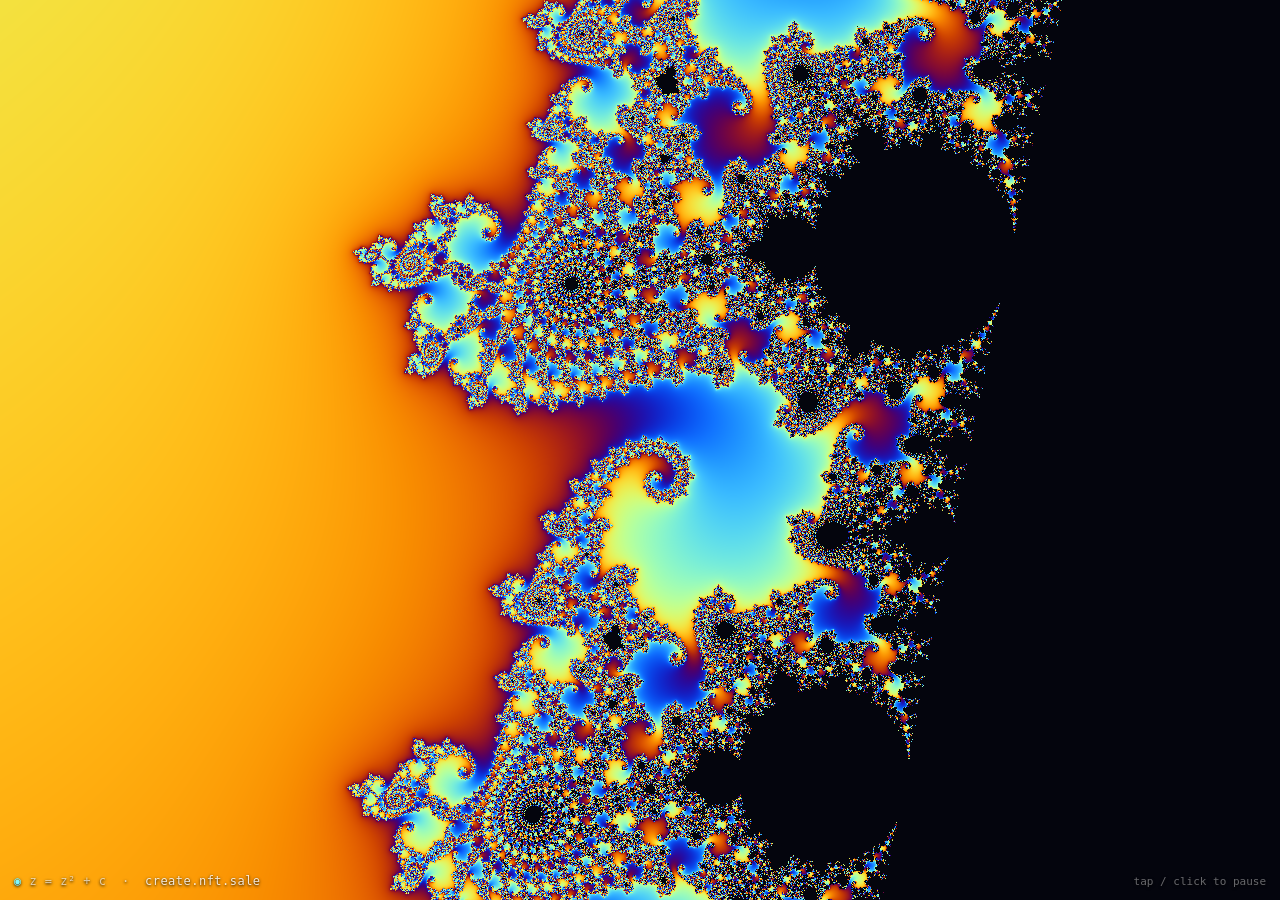
<file: create/mandelbrot/index.html>
<!doctype html>
<html lang="en">
<head>
<!-- Big Red — © 2026 sun-dive — Licensed under the Business Source License 1.1 (see LICENSE). -->
<meta charset="utf-8">
<meta name="viewport" content="width=device-width,initial-scale=1,maximum-scale=1,user-scalable=no">
<title>Mandelbrot — infinite zoom</title>
<link rel="icon" href="data:image/svg+xml,<svg xmlns='http://www.w3.org/2000/svg' viewBox='0 0 100 100'><text y='.9em' font-size='84'>◉</text></svg>">
<meta property="og:title" content="Mandelbrot — infinite zoom">
<meta property="og:description" content="Endless depth from z = z² + c. Built with a few lines of maths, not a shopping list.">
<style>
  html,body{margin:0;height:100%;background:#05060a;overflow:hidden;font-family:ui-monospace,Menlo,monospace}
  canvas{display:block;width:100vw;height:100vh}
  .cap{position:fixed;left:14px;bottom:12px;color:rgba(255,255,255,.65);font-size:12px;letter-spacing:.04em;
    text-shadow:0 1px 3px #000;pointer-events:auto;user-select:none}
  .cap a{color:rgba(255,255,255,.85);text-decoration:none}
  .cap b{color:#7df9ff}
  .hint{position:fixed;right:14px;bottom:12px;color:rgba(255,255,255,.4);font-size:11px;text-shadow:0 1px 3px #000}
  .err{position:fixed;inset:0;display:grid;place-items:center;color:#c9d1d9;padding:24px;text-align:center}
</style>
</head>
<body>
  <canvas id="c"></canvas>
  <div class="cap"><b>◉</b> z = z² + c &nbsp;·&nbsp; <a href="https://create.nft.sale/">create.nft.sale</a></div>
  <div class="hint" id="hint">tap / click to pause</div>
<script>
(() => {
  const cv = document.getElementById("c");
  const gl = cv.getContext("webgl") || cv.getContext("experimental-webgl");
  if(!gl){ document.body.innerHTML = '<div class="err">This browser has no WebGL — try Chrome, Edge, Firefox, or Safari.</div>'; return; }

  const VS = "attribute vec2 p; void main(){ gl_Position = vec4(p,0.0,1.0); }";
  const FS = `
    precision highp float;
    uniform vec2  u_res;
    uniform vec2  u_center;
    uniform float u_scale;    // half-height of the view in the complex plane
    uniform float u_ccycle;   // colour phase
    const float N = 380.0;

    vec3 palette(float t){
      // Iñigo Quílez cosine palette — electric blue → cyan → white → gold
      vec3 a = vec3(0.52, 0.50, 0.50);
      vec3 b = vec3(0.48, 0.50, 0.52);
      vec3 c = vec3(1.00, 1.00, 1.00);
      vec3 d = vec3(0.00, 0.18, 0.40);
      return a + b*cos(6.28318530718*(c*t + d));
    }
    void main(){
      vec2 uv = (gl_FragCoord.xy - 0.5*u_res) / u_res.y;
      vec2 c  = u_center + uv * (u_scale * 2.0);
      vec2 z  = vec2(0.0);
      float esc = N;
      for(float n = 0.0; n < 380.0; n += 1.0){
        z = vec2(z.x*z.x - z.y*z.y, 2.0*z.x*z.y) + c;
        if(dot(z,z) > 256.0){ esc = n; break; }
      }
      if(esc >= N){ gl_FragColor = vec4(0.015, 0.02, 0.05, 1.0); return; }
      float mu = esc - log2(log2(dot(z,z))) + 4.0;        // smooth iteration count
      gl_FragColor = vec4(palette(mu*0.028 + u_ccycle), 1.0);
    }`;

  const sh = (type, src) => { const s = gl.createShader(type); gl.shaderSource(s, src); gl.compileShader(s);
    if(!gl.getShaderParameter(s, gl.COMPILE_STATUS)) throw gl.getShaderInfoLog(s); return s; };
  const prog = gl.createProgram();
  gl.attachShader(prog, sh(gl.VERTEX_SHADER, VS));
  gl.attachShader(prog, sh(gl.FRAGMENT_SHADER, FS));
  gl.linkProgram(prog); gl.useProgram(prog);

  const buf = gl.createBuffer(); gl.bindBuffer(gl.ARRAY_BUFFER, buf);
  gl.bufferData(gl.ARRAY_BUFFER, new Float32Array([-1,-1, 3,-1, -1,3]), gl.STATIC_DRAW);
  const loc = gl.getAttribLocation(prog, "p"); gl.enableVertexAttribArray(loc); gl.vertexAttribPointer(loc, 2, gl.FLOAT, false, 0, 0);

  const U = n => gl.getUniformLocation(prog, n);
  const uRes = U("u_res"), uCenter = U("u_center"), uScale = U("u_scale"), uCcycle = U("u_ccycle");

  const CENTER = [-0.743643887037151, 0.131825904205330]; // "seahorse valley" — detail at every scale
  const INIT = 1.35, MAXEXP = 10.2, PERIOD = 34.0;         // ping-pong zoom (seamless loop, stays crisp)

  let W, H; const resize = () => {
    const dpr = Math.min(window.devicePixelRatio || 1, 1.75);
    W = Math.floor(innerWidth * dpr); H = Math.floor(innerHeight * dpr);
    cv.width = W; cv.height = H; gl.viewport(0, 0, W, H);
  };
  addEventListener("resize", resize); resize();

  let paused = false, t0 = performance.now(), acc = 0, last = t0;
  const tri = x => { const f = x - Math.floor(x); return f < 0.5 ? f*2 : 2 - f*2; };  // 0→1→0
  cv.addEventListener("pointerdown", () => { paused = !paused; document.getElementById("hint").textContent = paused ? "paused — tap to resume" : "tap / click to pause"; });

  function frame(now){
    const dt = (now - last) / 1000; last = now;
    if(!paused) acc += dt;
    const phase = tri(acc / PERIOD);                 // ping-pongs 0..1..0
    const scale = INIT * Math.exp(-phase * MAXEXP);  // zoom in, then back out — seamless
    gl.uniform2f(uRes, W, H);
    gl.uniform2f(uCenter, CENTER[0], CENTER[1]);
    gl.uniform1f(uScale, scale);
    gl.uniform1f(uCcycle, acc * 0.035);
    gl.drawArrays(gl.TRIANGLES, 0, 3);
    requestAnimationFrame(frame);
  }
  requestAnimationFrame(frame);
})();
</script>
</body>
</html>
</file>
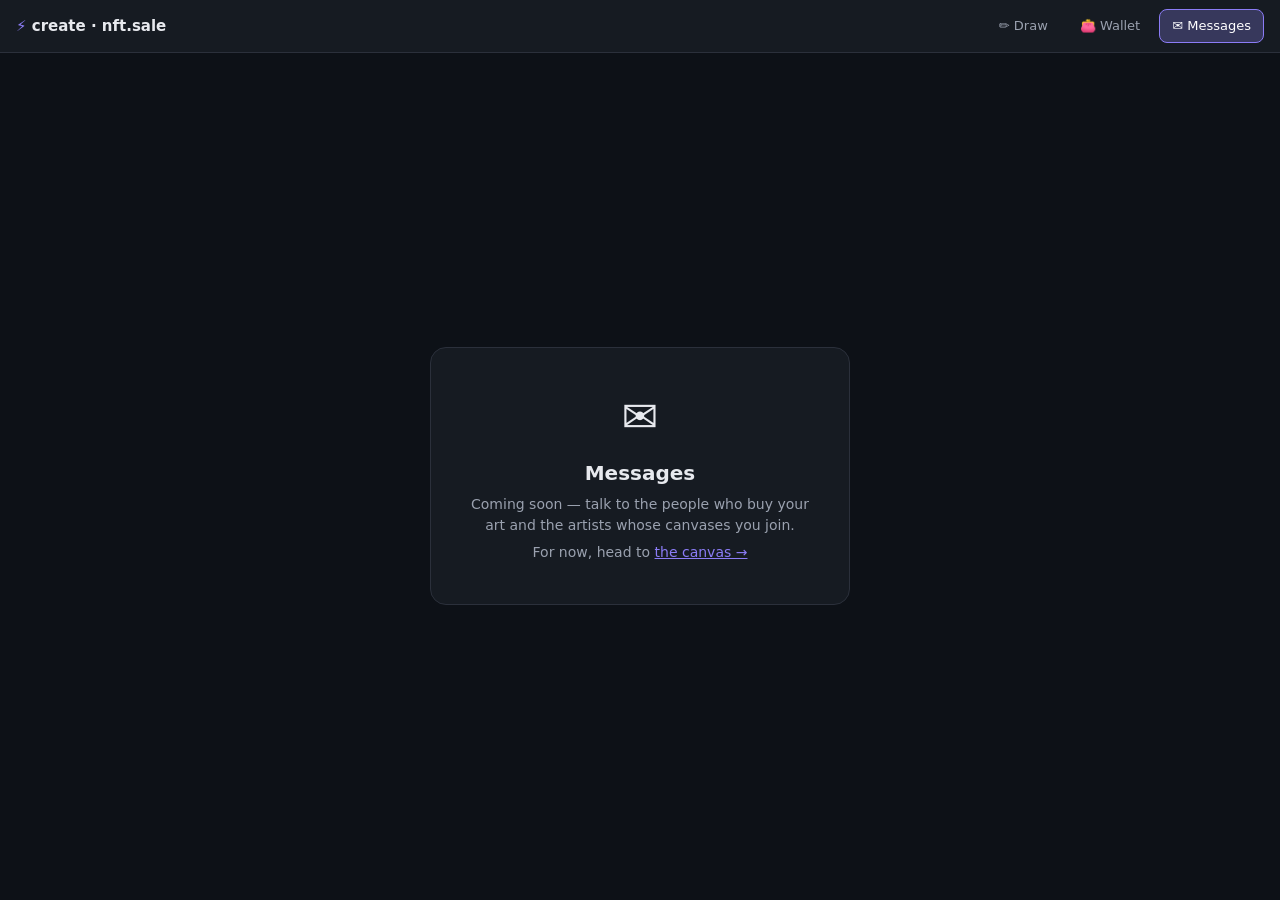
<file: create/messages/index.html>
<!doctype html>
<html lang="en">
<head>
<!-- Big Red — © 2026 sun-dive — Licensed under the Business Source License 1.1 (see LICENSE). -->
<meta charset="utf-8">
<meta name="viewport" content="width=device-width,initial-scale=1">
<title>Messages · create.nft.sale</title>
<link rel="icon" href="data:image/svg+xml,<svg xmlns='http://www.w3.org/2000/svg' viewBox='0 0 100 100'><text y='.9em' font-size='84'>✉️</text></svg>">
<style>
  :root{--bg:#0d1117;--panel:#161b22;--panel2:#1f2530;--line:#2b303b;--ink:#e7e9ee;--dim:#9aa1af;--accent:#8b7cf6}
  *{box-sizing:border-box} html,body{height:100%}
  body{margin:0;background:var(--bg);color:var(--ink);font:14px/1.5 system-ui,-apple-system,"Segoe UI",Roboto,sans-serif;display:flex;flex-direction:column}
  .appnav{display:flex;align-items:center;gap:14px;padding:9px 16px;background:var(--panel);border-bottom:1px solid var(--line)}
  .appnav .brand{font-weight:750;color:var(--ink);text-decoration:none;font-size:15px} .appnav .brand b{color:var(--accent)}
  .appnav .tabs{display:flex;gap:6px;margin-left:auto}
  .appnav .tab{padding:6px 12px;border-radius:8px;color:var(--dim);text-decoration:none;font-size:13px;border:1px solid transparent}
  .appnav .tab:hover{color:var(--ink);background:var(--panel2)}
  .appnav .tab.on{color:#fff;background:color-mix(in srgb,var(--accent) 22%,var(--panel2));border-color:var(--accent)}
  main{flex:1;display:grid;place-items:center;padding:24px}
  .card{max-width:420px;text-align:center;background:var(--panel);border:1px solid var(--line);border-radius:16px;padding:36px 30px}
  .card .ico{font-size:44px} .card h1{font-size:20px;margin:.4em 0 .2em}
  .card p{color:var(--dim);margin:.4em 0} .card a{color:var(--accent)}
  @media (max-width:640px){.appnav .brand span{display:none}}
</style>
</head>
<body>
  <nav class="appnav">
    <a class="brand" href="../"><b>⚡</b> create<span> · nft.sale</span></a>
    <div class="tabs">
      <a class="tab" href="../draw/">✏️ Draw</a>
      <a class="tab" href="../wallet/">👛 Wallet</a>
      <a class="tab on" href="../messages/">✉️ Messages</a>
    </div>
  </nav>
  <main>
    <div class="card">
      <div class="ico">✉️</div>
      <h1>Messages</h1>
      <p>Coming soon — talk to the people who buy your art and the artists whose canvases you join.</p>
      <p>For now, head to <a href="../draw/">the canvas →</a></p>
    </div>
  </main>
</body>
</html>
</file>
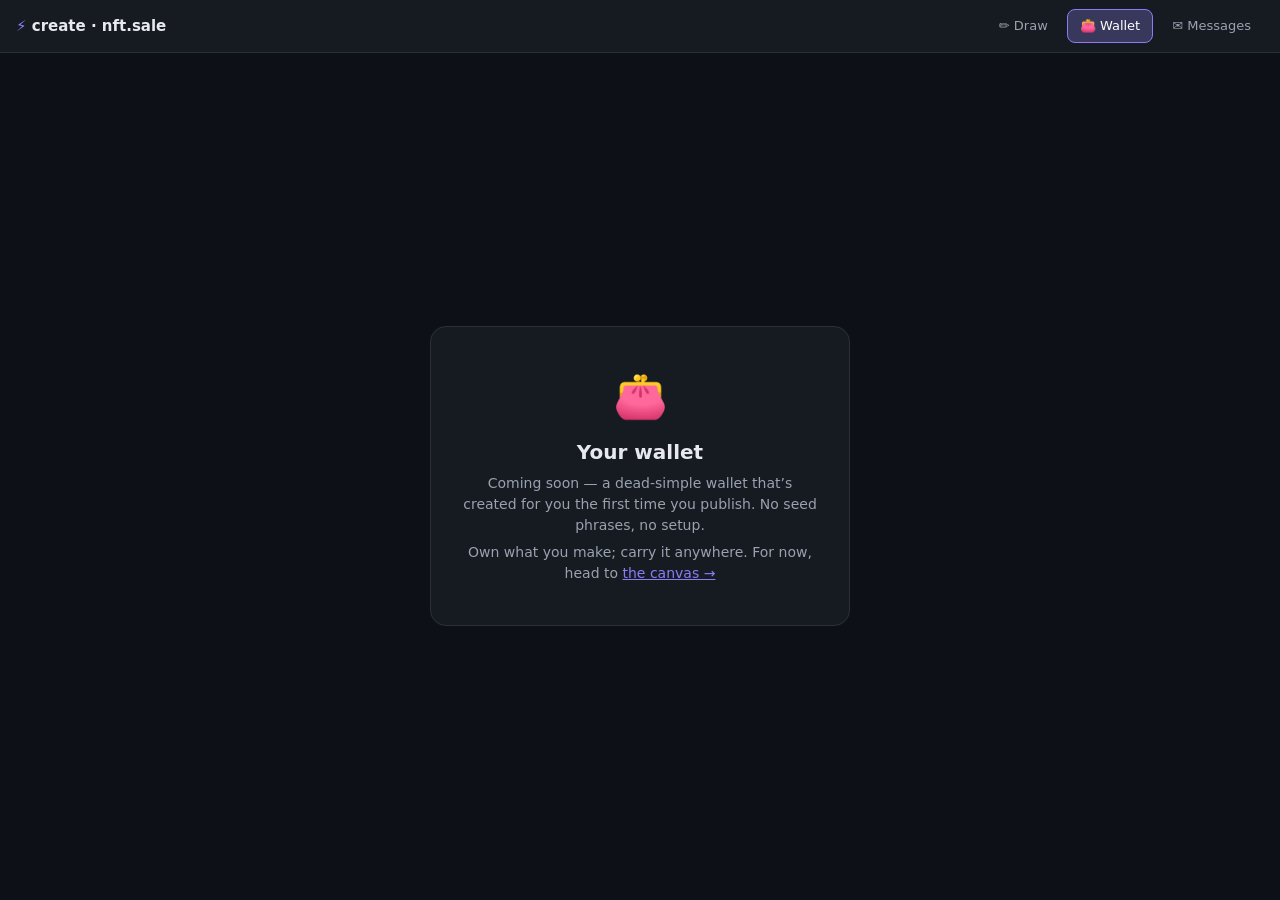
<file: create/wallet/index.html>
<!doctype html>
<html lang="en">
<head>
<!-- Big Red — © 2026 sun-dive — Licensed under the Business Source License 1.1 (see LICENSE). -->
<meta charset="utf-8">
<meta name="viewport" content="width=device-width,initial-scale=1">
<title>Wallet · create.nft.sale</title>
<link rel="icon" href="data:image/svg+xml,<svg xmlns='http://www.w3.org/2000/svg' viewBox='0 0 100 100'><text y='.9em' font-size='84'>👛</text></svg>">
<style>
  :root{--bg:#0d1117;--panel:#161b22;--panel2:#1f2530;--line:#2b303b;--ink:#e7e9ee;--dim:#9aa1af;--accent:#8b7cf6}
  *{box-sizing:border-box} html,body{height:100%}
  body{margin:0;background:var(--bg);color:var(--ink);font:14px/1.5 system-ui,-apple-system,"Segoe UI",Roboto,sans-serif;display:flex;flex-direction:column}
  .appnav{display:flex;align-items:center;gap:14px;padding:9px 16px;background:var(--panel);border-bottom:1px solid var(--line)}
  .appnav .brand{font-weight:750;color:var(--ink);text-decoration:none;font-size:15px} .appnav .brand b{color:var(--accent)}
  .appnav .tabs{display:flex;gap:6px;margin-left:auto}
  .appnav .tab{padding:6px 12px;border-radius:8px;color:var(--dim);text-decoration:none;font-size:13px;border:1px solid transparent}
  .appnav .tab:hover{color:var(--ink);background:var(--panel2)}
  .appnav .tab.on{color:#fff;background:color-mix(in srgb,var(--accent) 22%,var(--panel2));border-color:var(--accent)}
  main{flex:1;display:grid;place-items:center;padding:24px}
  .card{max-width:420px;text-align:center;background:var(--panel);border:1px solid var(--line);border-radius:16px;padding:36px 30px}
  .card .ico{font-size:44px} .card h1{font-size:20px;margin:.4em 0 .2em}
  .card p{color:var(--dim);margin:.4em 0} .card a{color:var(--accent)}
  @media (max-width:640px){.appnav .brand span{display:none}}
</style>
</head>
<body>
  <nav class="appnav">
    <a class="brand" href="../"><b>⚡</b> create<span> · nft.sale</span></a>
    <div class="tabs">
      <a class="tab" href="../draw/">✏️ Draw</a>
      <a class="tab on" href="../wallet/">👛 Wallet</a>
      <a class="tab" href="../messages/">✉️ Messages</a>
    </div>
  </nav>
  <main>
    <div class="card">
      <div class="ico">👛</div>
      <h1>Your wallet</h1>
      <p>Coming soon — a dead-simple wallet that’s created for you the first time you publish. No seed phrases, no setup.</p>
      <p>Own what you make; carry it anywhere. For now, head to <a href="../draw/">the canvas →</a></p>
    </div>
  </main>
</body>
</html>
</file>
<file: style.css>
/* Big Red — © 2026 sun-dive — Licensed under the Business Source License 1.1 (see LICENSE). */
:root {
  --bg: #0d1117; --panel: #161b22; --line: #30363d; --fg: #e6edf3; --muted: #8b949e;
  /* BigRed accent: deep-red FILLS (--accent) carry white text (--accent-fg); a brighter red (--link) is used
     for text + borders on the dark background, where the deep red alone would be too low-contrast. */
  --accent: #e01e28; --accent-fg: #ffffff; --link: #ff5d5d;
  /* CTA colour for the primary purchase actions — red reads as "danger/stop", the wrong signal on a Buy button.
     Red stays the brand/identity colour (logo, links, active filters); the buy/list actions use a glowing-ember
     orange (on-theme with the Fire Horse, and a proven high-converting CTA) with near-black text for contrast. */
  --cta: #ff7518; --cta-fg: #2a1000;
}
* { box-sizing: border-box; }
body {
  margin: 0; background: var(--bg); color: var(--fg);
  font: 16px/1.5 system-ui, -apple-system, Segoe UI, Roboto, sans-serif;
}
a { color: var(--link); text-decoration: none; }

.site-head { text-align: center; padding: 40px 16px 24px; }
.brand { margin: 0; font-size: 28px; letter-spacing: -0.3px; display: inline-flex; align-items: center; gap: 9px; }
.brand-horse { height: 32px; width: auto; }
.tagline { margin: 6px 0 0; color: var(--muted); }
.howto { margin: 10px 0 0; color: var(--muted); font-size: 13px; }
.fund { margin: 8px 0 0; font-size: 13px; }

main { max-width: 1080px; margin: 0 auto; padding: 0 16px 48px; }
/* Content-type category bar (Audio / Images / … — only shown when ≥2 categories exist) */
.cats { display: flex; flex-wrap: wrap; gap: 8px; justify-content: center; margin: 0 0 14px; }
.cats:empty { display: none; }
.chip {
  background: var(--panel); color: var(--fg); border: 1px solid var(--line); border-radius: 999px;
  padding: 5px 13px; font-size: 13px; cursor: pointer;
}
.chip:hover { border-color: var(--link); }
.chip.active { background: var(--accent); color: var(--accent-fg); border-color: var(--accent); font-weight: 600; }
.chip .n { opacity: .6; font-weight: 400; margin-left: 4px; }
.chip.active .n { opacity: .85; }
/* Hashtag search + "popular hashtags" chips */
.tagbar { display: flex; flex-direction: column; align-items: center; gap: 9px; margin: 0 0 16px; }
.tagbar[hidden] { display: none; }
.tag-search {
  width: min(360px, 90%); background: var(--panel); color: var(--fg); border: 1px solid var(--line);
  border-radius: 999px; padding: 7px 15px; font-size: 13px;
}
.tag-search:focus { outline: none; border-color: var(--link); }
.poptags { display: flex; flex-wrap: wrap; gap: 6px; justify-content: center; }
.poptags:empty { display: none; }
.poptags .chip { font-size: 12px; padding: 3px 11px; color: var(--muted); }
.poptags .chip:hover { color: var(--fg); }
.poptags .chip.active { color: var(--accent-fg); }

.grid { display: grid; grid-template-columns: repeat(auto-fill, minmax(240px, 1fr)); gap: 16px; }
/* Per-card tags */
.card .tags { display: flex; flex-wrap: wrap; gap: 5px; margin: 2px 0 0; }
.card .tag { background: transparent; color: var(--muted); border: 1px solid var(--line); border-radius: 999px; padding: 1px 8px; font-size: 11px; cursor: pointer; }
.card .tag:hover { color: var(--link); border-color: var(--link); }
/* Validated-genesis badge — a small pill showing the verified genesis + issue date, linking to WhatsOnChain. */
.card .genesis { color: var(--muted); font-size: 11.5px; border: 1px solid var(--line); border-radius: 999px; padding: 1px 9px; line-height: 1.7; white-space: nowrap; }
.card .genesis:hover { color: #3fb950; border-color: #3fb950; }
/* Badge row — validated-genesis + "sold" pills together. */
.card .badges { display: flex; flex-wrap: wrap; gap: 6px; align-items: center; margin: 2px 0 0; }
.card .sold { color: #ff8c42; font-size: 11.5px; font-weight: 600; border: 1px solid rgba(255, 140, 66, .5); border-radius: 999px; padding: 1px 9px; line-height: 1.7; white-space: nowrap; }
/* Sort control (Most sold / Newest / Price) between the category filters and the grid. */
.sortbar { display: flex; justify-content: center; align-items: center; gap: 8px; margin: 0 0 18px; color: var(--muted); font-size: 13px; }
.sortbar[hidden] { display: none; }
.sortbar select { background: var(--panel); color: var(--fg); border: 1px solid var(--line); border-radius: 999px; padding: 5px 11px; font-size: 13px; cursor: pointer; }
.sortbar select:hover { border-color: var(--link); }
.empty { color: var(--muted); text-align: center; grid-column: 1 / -1; padding: 40px 0; }
.empty code { background: var(--panel); border: 1px solid var(--line); border-radius: 5px; padding: 1px 5px; }

.card { background: var(--panel); border: 1px solid var(--line); border-radius: 12px; overflow: hidden; display: flex; flex-direction: column; }
.card .cover-box { position: relative; }
.card .cover { display: block; aspect-ratio: 1 / 1; background: #0b0e13; }
.card .cover img { width: 100%; height: 100%; object-fit: cover; display: block; }
/* Mockup composite canvas — fills the cover like an img; fades in when the browser finishes compositing. */
.card .cover canvas.cover-cv { width: 100%; height: 100%; object-fit: cover; display: block; opacity: 0; transition: opacity .25s ease; }
.card .cover canvas.cover-cv.ready { opacity: 1; }
/* Prop switcher (mix-and-match on the spotlight): tap a swatch to re-composite the hero cover with that prop. */
.prop-switcher { margin: 12px 0 4px; }
.prop-switcher-label { display: block; margin: 0 0 6px; font-size: 13px; color: var(--muted); }
.prop-swatches { display: flex; flex-wrap: wrap; gap: 8px; }
.prop-swatch { width: 66px; height: 66px; padding: 0; border: 2px solid var(--line); border-radius: 8px; overflow: hidden; cursor: pointer; background: var(--panel); transition: border-color .15s ease; }
.prop-swatch:hover { border-color: var(--link); }
.prop-swatch.active { border-color: var(--accent); }
.prop-swatch-cv { width: 100%; height: 100%; object-fit: cover; display: block; }
/* The BACK is shown WHOLE (contain), not cropped: it's typically a text-heavy blurb at book proportions, so
   cropping to the square card would cut the text. A portrait/landscape back letterboxes on the dark face. */
.card .cover-back img { width: 100%; height: 100%; object-fit: contain; display: block; }
/* Back-cover 3D flip (only cards with a back cover). The rotation animates so the flip gives instant feedback
   while the large back image downloads. */
.card .cover-box.has-back { perspective: 900px; }
.card .cover-box.has-back .cover-inner { position: relative; aspect-ratio: 1 / 1; transform-style: preserve-3d; transition: transform .55s ease; }
.card .cover-box.has-back .cover-inner > .cover, .card .cover-box.has-back .cover-back {
  position: absolute; inset: 0; aspect-ratio: auto; backface-visibility: hidden; -webkit-backface-visibility: hidden;
}
.card .cover-box.has-back .cover-back { transform: rotateY(180deg); background: #0b0e13; }
.card .cover-box.has-back.flipped .cover-inner { transform: rotateY(180deg); }
.card .cover-flip {
  position: absolute; top: 8px; right: 8px; z-index: 3; width: 30px; height: 30px;
  border-radius: 999px; border: 1px solid rgba(255,255,255,.25); background: rgba(0,0,0,.55);
  color: #fff; font-size: 15px; line-height: 1; cursor: pointer; backdrop-filter: blur(4px);
}
.card .cover-flip:hover { background: rgba(0,0,0,.75); }
.card .body { padding: 12px 14px; display: flex; flex-direction: column; gap: 6px; flex: 1; }
.card h2 { margin: 0; font-size: 16px; }
.card h2 a { color: inherit; text-decoration: none; cursor: pointer; }
.card h2 a:hover { color: var(--link); }
.card .cover { cursor: pointer; }
/* Clamp long descriptions to ~5 lines so every card is a uniform height (the full text lives on the listing
   page). The price row is pinned to the card bottom via margin-top:auto below, so short + long descriptions
   still line their prices up. */
.card .desc {
  /* Clamp to ~5 lines by MAX-HEIGHT, not -webkit-box/-webkit-line-clamp: as a flex-item child, that display
     collapses the note to zero height in current Chromium/Brave/Firefox — the bug that hid every seller note. */
  margin: 0; color: var(--muted); font-size: 13px; line-height: 1.4;
  max-height: 7em; overflow: hidden;
}
.card .row { display: flex; align-items: flex-start; justify-content: space-between; gap: 8px; margin-top: auto; padding-top: 6px; }
.card .price { font-weight: 600; font-size: 14px; }
.card .price .sub { display: block; color: var(--muted); font-weight: 400; font-size: 11px; margin-top: 1px; }
.card .buy {
  background: var(--cta); color: var(--cta-fg); font-weight: 700; font-size: 13px;
  padding: 7px 12px; border-radius: 8px; white-space: nowrap;
}
.card .copylink {
  margin-top: 8px; width: 100%; background: transparent; color: var(--muted);
  border: 1px solid var(--line); border-radius: 8px; padding: 6px 10px;
  font-size: 12px; cursor: pointer; transition: border-color .15s, color .15s;
}
.card .copylink:hover { border-color: var(--link); color: var(--fg); }
.card .copylink.ok { color: #3fb950; border-color: #3fb950; }
.card .preview { margin: 0 0 8px; }
.card .preview-btn {
  width: 100%; background: var(--panel); color: var(--fg);
  border: 1px solid var(--line); border-radius: 8px; padding: 6px 10px;
  font-size: 13px; font-weight: 600; cursor: pointer; transition: border-color .15s, color .15s;
}
.card .preview-btn:hover { border-color: var(--accent); color: var(--accent); }
.card .preview-audio { width: 100%; height: 34px; }
.card .preview-dl { display: inline-block; margin-top: 5px; font-size: 12px; color: var(--muted); text-decoration: none; }
.card .preview-dl:hover { color: var(--link); }

/* Shared-link spotlight: a large, highlighted hero for the NFT someone shared, sitting above the browsable
   catalog. Reuses a normal .card but renders it large + horizontal with the full (unclamped) description. */
.focus {
  margin: 0 0 24px; padding: 14px; border: 1px solid var(--accent); border-radius: 16px;
  background: linear-gradient(180deg, rgba(224, 30, 40, .10), rgba(224, 30, 40, 0) 72%), var(--panel);
  box-shadow: 0 0 0 1px rgba(224, 30, 40, .22), 0 16px 44px rgba(0, 0, 0, .45);
}
.focus-head { display: flex; align-items: center; justify-content: space-between; gap: 8px; margin: 2px 4px 12px; }
.focus-badge { color: var(--link); font-weight: 700; font-size: 13px; letter-spacing: .3px; }
.focus-close {
  background: transparent; color: var(--muted); border: 1px solid var(--line);
  border-radius: 999px; padding: 5px 13px; font-size: 12px; cursor: pointer;
}
.focus-close:hover { border-color: var(--link); color: var(--fg); }
.focus .card { border: none; background: transparent; border-radius: 0; overflow: visible; }
.focus .card h2 { font-size: 22px; }
.focus .card .desc { max-height: none; font-size: 14px; }
.focus .card .buy { font-size: 15px; padding: 10px 18px; }
@media (min-width: 680px) {
  .focus .card { flex-direction: row; gap: 20px; align-items: stretch; }
  .focus .card .cover-box { width: 320px; flex: none; align-self: flex-start; }
  /* Round the two flip FACES, never .cover-inner — overflow:hidden on the preserve-3d element flattens the 3D
     context, breaking backface-visibility (the flipped front then shows mirrored). */
  .focus .card .cover, .focus .card .cover-back { border-radius: 12px; overflow: hidden; }
  .focus .card .body { padding: 4px 4px 4px 0; }
}

.sell {
  max-width: 720px; margin: 32px auto 8px; padding: 22px 18px; text-align: center;
  background: var(--panel); border: 1px solid var(--line); border-radius: 14px;
}
.sell h2 { margin: 0 0 6px; font-size: 18px; }
.sell p { margin: 0 auto; color: var(--muted); font-size: 14px; max-width: 52ch; }
.sell-cta {
  display: inline-block; margin: 14px 0 4px; background: var(--cta); color: var(--cta-fg);
  font-weight: 700; font-size: 14px; padding: 10px 18px; border-radius: 10px;
}
.sell-key { font-size: 12px !important; margin-top: 12px !important; }
.sell-key code { word-break: break-all; color: var(--fg); font-size: 11px; }
.sell-copy {
  background: transparent; color: var(--muted); border: 1px solid var(--line);
  border-radius: 6px; padding: 2px 8px; font-size: 11px; cursor: pointer; margin-left: 4px;
}
.sell-copy:hover { border-color: var(--link); color: var(--fg); }

.site-foot { text-align: center; color: var(--muted); font-size: 13px; padding: 24px 16px 48px; border-top: 1px solid var(--line); }
.scroll-sentinel { height: 1px; width: 100%; }
.woc-badge { height: 48px; width: auto; opacity: .85; margin-bottom: 8px; }
.woc-badge:hover { opacity: 1; }
.bb-badge { display: flex; align-items: center; justify-content: center; gap: 9px; margin-bottom: 10px; font-size: 13px; color: var(--muted); font-weight: 600; text-decoration: none; }
.bb-badge .bb-logo { height: 40px; width: auto; border-radius: 6px; }
.bb-badge .bb-word { color: #ffce1f; font-weight: 800; letter-spacing: -.2px; font-size: 16px; }
.bb-badge:hover .bb-word { text-decoration: underline; }
.site-foot p { margin: 4px 0; }
.site-foot .flavour { font-size: 12px; opacity: 0.8; }
</file>
